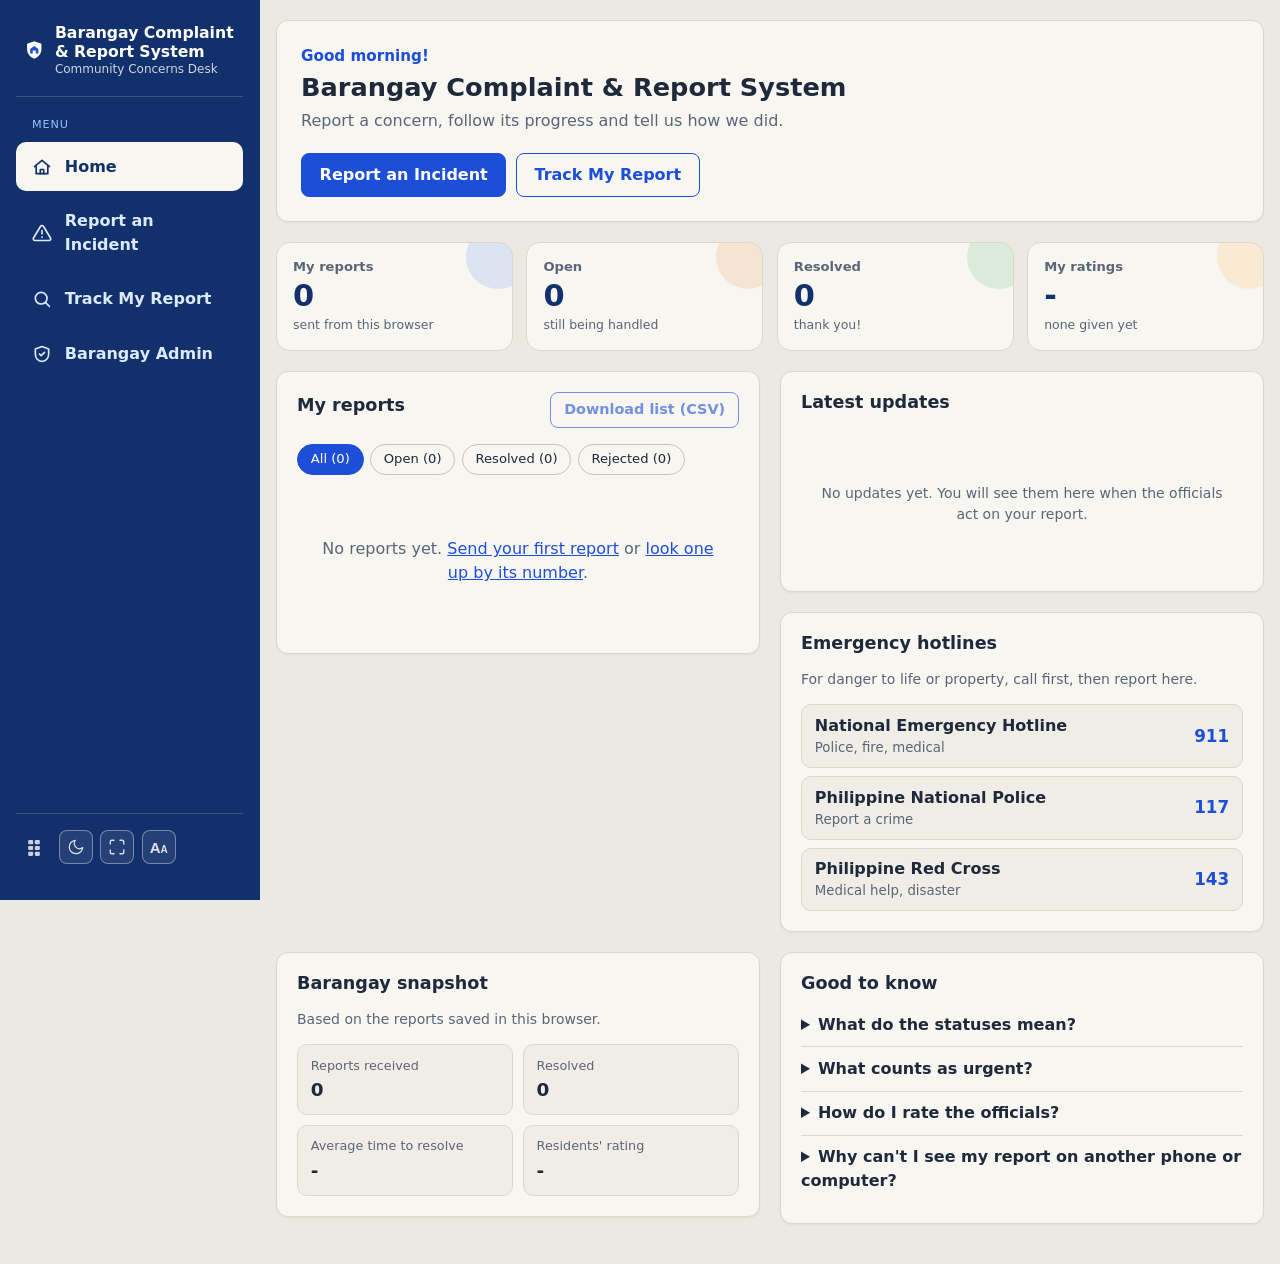
<file: index.html>
<!DOCTYPE html>
<html lang="en">
<head>
  <meta charset="UTF-8">
  <meta name="viewport" content="width=device-width, initial-scale=1">
  <meta name="color-scheme" content="light dark">
  <title>Barangay Complaint &amp; Report System</title>
  <script>
    /* Apply the saved theme before the page paints (no white flash). */
    (function () {
      try {
        var t = localStorage.getItem("bc_theme");
        if (t !== "dark" && t !== "light") t = window.matchMedia("(prefers-color-scheme: dark)").matches ? "dark" : "light";
        document.documentElement.setAttribute("data-theme", t);
      } catch (e) {}
    })();
  </script>
  <link rel="preconnect" href="https://fonts.googleapis.com">
  <link rel="preconnect" href="https://fonts.gstatic.com" crossorigin>
  <link rel="stylesheet" href="https://fonts.googleapis.com/css2?family=Inter:wght@400;500;600&display=swap">
  <link rel="stylesheet" href="style.css?v=8">
</head>
<body data-page="home">

  <!-- ===== LEFT SIDEBAR (edit the 3 menu links here) ===== -->
  <aside class="sidebar" id="sidebar" aria-label="Main menu">
    <a class="brand" href="index.html">
      <svg viewBox="0 0 40 40" width="38" height="38" aria-hidden="true"><path d="M20 3l14 5v10c0 9-6 16-14 19C12 34 6 27 6 18V8z" fill="#fff"/><path d="M20 12l8 6v9h-5v-6h-6v6h-5v-9z" fill="#1d4ed8"/></svg>
      <span class="brand-text"><strong>Barangay Complaint &amp; Report System</strong><span>Community Concerns Desk</span></span>
    </a>

    <div class="side-label">Menu</div>
    <nav class="side-nav">
      <a href="index.html" data-view="home">
        <svg viewBox="0 0 24 24" fill="none" stroke="currentColor" stroke-width="2" stroke-linecap="round" stroke-linejoin="round" aria-hidden="true"><path d="M3 11.5 12 4l9 7.5"/><path d="M5 10v10h14V10"/><path d="M10 20v-5h4v5"/></svg>
        Home
      </a>
      <a href="index.html#report" data-view="report">
        <svg viewBox="0 0 24 24" fill="none" stroke="currentColor" stroke-width="2" stroke-linecap="round" stroke-linejoin="round" aria-hidden="true"><path d="M12 9v4M12 17h.01"/><path d="M10.3 3.9 1.8 18a2 2 0 0 0 1.7 3h17a2 2 0 0 0 1.7-3L13.7 3.9a2 2 0 0 0-3.4 0z"/></svg>
        Report an Incident
      </a>
      <a href="index.html#track" data-view="track">
        <svg viewBox="0 0 24 24" fill="none" stroke="currentColor" stroke-width="2" stroke-linecap="round" stroke-linejoin="round" aria-hidden="true"><circle cx="11" cy="11" r="7"/><path d="m21 21-4.3-4.3"/></svg>
        Track My Report <span class="nav-badge" id="badge-track" hidden>0</span>
      </a>
      <a href="admin-login.html">
        <svg viewBox="0 0 24 24" fill="none" stroke="currentColor" stroke-width="2" stroke-linecap="round" stroke-linejoin="round" aria-hidden="true"><path d="M12 3 4 6v6c0 5 3.4 8.4 8 9 4.6-.6 8-4 8-9V6z"/><path d="m9 12 2 2 4-4"/></svg>
        Barangay Admin
      </a>
    </nav>

    <div class="side-foot">
      <button class="theme-btn" type="button" data-theme-toggle aria-label="Switch between light and dark mode"><span class="theme-icon" aria-hidden="true"></span><span class="theme-label"></span></button>
    </div>
  </aside>
  <div class="nav-overlay" id="navOverlay"></div>

  <div class="page">
    <div class="topbar">
      <button class="menu-btn" id="navToggle" type="button" aria-label="Open menu" aria-expanded="false" aria-controls="sidebar">&#9776;</button>
      <strong>Barangay Complaint &amp; Report System</strong>
      <button class="theme-btn" type="button" data-theme-toggle aria-label="Switch between light and dark mode"><span class="theme-icon" aria-hidden="true"></span><span class="theme-label"></span></button>
    </div>

    <main class="container" id="app">

      <!-- ===== VIEW 0: Home (default) ===== -->
      <section id="home">
        <div class="card hm-hero">
          <div class="hm-hero-text">
            <p class="hm-eyebrow" id="hmGreet">Welcome</p>
            <h1 id="hmTitle">Barangay Complaint &amp; Report System</h1>
            <p id="hmSub">Report a concern, follow its progress and tell us how we did.</p>
          </div>
          <div class="hm-actions">
            <a class="btn" href="#report">Report an Incident</a>
            <a class="btn btn-outline" href="#track">Track My Report</a>
          </div>
        </div>

        <section class="hm-stats" id="hmStats" aria-label="My reports at a glance"></section>

        <!-- Resolved reports that are waiting for the resident's stars -->
        <section class="card hm-rate" id="hmRate" hidden>
          <h2>&#9733; How did we do?</h2>
          <p class="small muted">These reports are resolved. Rate how the officials handled them (1 to 5 stars).</p>
          <div class="mini-list" id="hmRateList"></div>
        </section>

        <div class="grid-2">
          <section class="card">
            <div class="section-title">
              <h2>My reports</h2>
              <button type="button" class="btn btn-outline btn-sm" id="hmCsv">Download list (CSV)</button>
            </div>
            <div class="presets hm-filters" id="hmFilters" role="group" aria-label="Filter my reports"></div>
            <div class="mini-list" id="hmReports"></div>
          </section>

          <div class="hm-col">
            <section class="card" id="hmNotifCard">
              <div class="section-title">
                <h2>Latest updates</h2>
                <button type="button" class="btn btn-outline btn-sm" id="hmReadAll">Mark all as read</button>
              </div>
              <div class="res-notifs" id="hmNotifs"></div>
            </section>
            <section class="card">
              <h2>Emergency hotlines</h2>
              <p class="small muted">For danger to life or property, call first, then report here.</p>
              <ul class="hotlines" id="hmHotlines"></ul>
            </section>
          </div>
        </div>

        <div class="grid-2">
          <section class="card">
            <h2>Barangay snapshot</h2>
            <p class="small muted">Based on the reports saved in this browser.</p>
            <div class="hm-snap" id="hmSnap"></div>
          </section>
          <section class="card faq">
            <h2>Good to know</h2>
            <details><summary>What do the statuses mean?</summary><ul class="faq-list" id="hmStatusInfo"></ul></details>
            <details><summary>What counts as urgent?</summary><p>Tick <strong>urgent</strong> only if the problem is dangerous or cannot wait: flooding, fallen wires, a blocked road in an emergency, or someone in danger. Urgent reports are shown to the officials first.</p></details>
            <details><summary>How do I rate the officials?</summary><p>When a report is <strong>Resolved</strong> you can give 1 to 5 stars (5 is the best) and a comment. One rating per report.</p></details>
            <details><summary>Why can't I see my report on another phone or computer?</summary><p>Reports are saved in the browser you used. Use <strong>Track My Report</strong> and type the report number (for example <code>BRG-0007</code>) to bring it into this browser.</p></details>
          </section>
        </div>
      </section>

      <!-- ===== VIEW 1: Report an Incident ===== -->
      <section id="submit" hidden>
        <div class="page-head">
          <h1>Report an Incident</h1>
          <p>Tell the barangay about garbage, drainage, roads, flooding, noise, and other concerns.</p>
        </div>

        <div class="card">
          <div id="successMsg" class="alert alert-success" role="status" hidden>
            <span id="successText">Your report has been successfully submitted and forwarded to the barangay officials for review.</span>
            <br><span class="small" id="successNo"></span>
            <br><a href="#track" class="small">Track this report &rarr;</a>
          </div>
          <div id="formError" class="alert alert-error" role="alert" hidden></div>

          <form id="reportForm" novalidate>
            <div class="form-grid">
              <div class="field">
                <label for="fullName">Full name <span class="req">*</span></label>
                <input type="text" id="fullName" maxlength="100" autocomplete="name" required>
              </div>
              <div class="field">
                <label for="contact">Contact number <span class="req">*</span></label>
                <input type="tel" id="contact" maxlength="30" autocomplete="tel" placeholder="e.g. 0917 123 4567" required>
              </div>
              <div class="field">
                <label for="type">Type of concern <span class="req">*</span></label>
                <select id="type" required>
                  <option value="">Select a concern...</option>
                </select>
              </div>
              <div class="field">
                <label for="location">Location of the problem <span class="req">*</span></label>
                <input type="text" id="location" maxlength="200" placeholder="Street, purok / sitio, landmark" required>
              </div>
            </div>

            <div class="field">
              <label for="description">Description <span class="req">*</span></label>
              <textarea id="description" maxlength="2000" placeholder="Tell us what happened, since when, and anything the officials should know." required></textarea>
              <span class="hint">Press Enter to go to the next field. Press Shift + Enter for a new line. <span class="char-count" id="descCount" aria-live="off">0 / 2000</span></span>
            </div>

            <div class="field photo-field" id="photoField">
              <div class="photo-head">
                <span class="photo-title">
                  <svg viewBox="0 0 24 24" fill="none" stroke="currentColor" stroke-width="1.8" stroke-linecap="round" stroke-linejoin="round" aria-hidden="true"><path d="M23 19a2 2 0 0 1-2 2H3a2 2 0 0 1-2-2V8a2 2 0 0 1 2-2h4l2-3h6l2 3h4a2 2 0 0 1 2 2z"/><circle cx="12" cy="13" r="4"/></svg>
                  Incident Photos <span class="photo-optional">(optional)</span>
                </span>
                <span class="photo-count" id="photoCount" aria-live="polite">0 / 3 photos</span>
              </div>

              <div class="photo-drop" id="photoDrop">
                <div class="photo-slots" id="photoSlots">
                  <!-- #photoAdd stays in the page; photo-uploader code in resident.js places the slots -->
                  <button type="button" class="photo-slot photo-add" id="photoAdd" aria-label="Add photo">
                    <svg viewBox="0 0 24 24" fill="none" stroke="currentColor" stroke-width="2" stroke-linecap="round" aria-hidden="true"><path d="M12 5v14M5 12h14"/></svg>
                    <span>Add Photo</span>
                  </button>
                  <div class="photo-slot photo-empty" aria-hidden="true"><svg viewBox="0 0 24 24" fill="none" stroke="currentColor" stroke-width="1.6" stroke-linecap="round" stroke-linejoin="round" aria-hidden="true"><rect x="3" y="3" width="18" height="18" rx="3"/><circle cx="8.5" cy="8.5" r="1.5"/><path d="m21 15-5-5L5 21"/></svg></div>
                  <div class="photo-slot photo-empty" aria-hidden="true"><svg viewBox="0 0 24 24" fill="none" stroke="currentColor" stroke-width="1.6" stroke-linecap="round" stroke-linejoin="round" aria-hidden="true"><rect x="3" y="3" width="18" height="18" rx="3"/><circle cx="8.5" cy="8.5" r="1.5"/><path d="m21 15-5-5L5 21"/></svg></div>
                </div>
                <p class="photo-hint"><strong>Drag &amp; drop</strong> photos here or click <strong>Add Photo</strong>. JPG, PNG or WebP, max 5 MB each.</p>
              </div>

              <div class="alert alert-error photo-error" id="photoError" role="alert" hidden></div>
              <input type="file" id="photo" class="visually-hidden" tabindex="-1" multiple
                     accept=".jpg,.jpeg,.png,.webp,image/jpeg,image/png,image/webp" aria-label="Choose incident photos">
            </div>

            <label class="urgent-check" for="urgent">
              <input type="checkbox" id="urgent">
              <span><strong>This is urgent and needs priority</strong>
              <small>Tick this only if the problem is dangerous or cannot wait (for example flooding, fallen wires or someone in danger). Officials will see it first.</small></span>
            </label>

            <button type="submit" class="btn" id="submitBtn">Submit Report</button>
          </form>
        </div>
      </section>

      <!-- ===== VIEW 2: Track My Report ===== -->
      <section id="my-reports" hidden>
        <div class="page-head section-title">
          <div>
            <h1>Track My Report</h1>
            <p>See the status and remarks from barangay officials.</p>
          </div>
          <span class="live-pill">Updates automatically</span>
        </div>

        <!-- Updates from the barangay (status changes and officer notes) -->
        <div class="card" id="notifCard" hidden>
          <div class="section-title">
            <h2>Notifications <span class="count-pill" id="notifCount">0</span></h2>
            <button type="button" class="btn btn-outline btn-sm" id="notifReadAll">Mark all as read</button>
          </div>
          <div class="res-notifs" id="resNotifs"></div>
        </div>

        <div class="card">
          <div class="field">
            <label for="trackNo">Have a report number? Look it up</label>
            <div style="display:flex; gap:.5rem; flex-wrap:wrap">
              <input type="text" id="trackNo" placeholder="e.g. BRG-0007" style="flex:1; min-width:200px">
              <button type="button" class="btn btn-outline" id="trackBtn">Find Report</button>
            </div>
          </div>
          <div id="trackMsg" class="alert alert-warn" hidden role="alert"></div>
          <div id="trackResult" class="reports"></div>
        </div>

        <div class="card">
          <h2>Reports sent from this browser</h2>
          <div class="mini-stats" id="miniStats"></div>
          <div id="reportList" class="reports">
            <p class="empty">Loading&hellip;</p>
          </div>
        </div>
      </section>
    </main>

  </div>

  <script src="storage.js"></script>
  <script src="resident.js"></script>
</body>
</html>
</file>
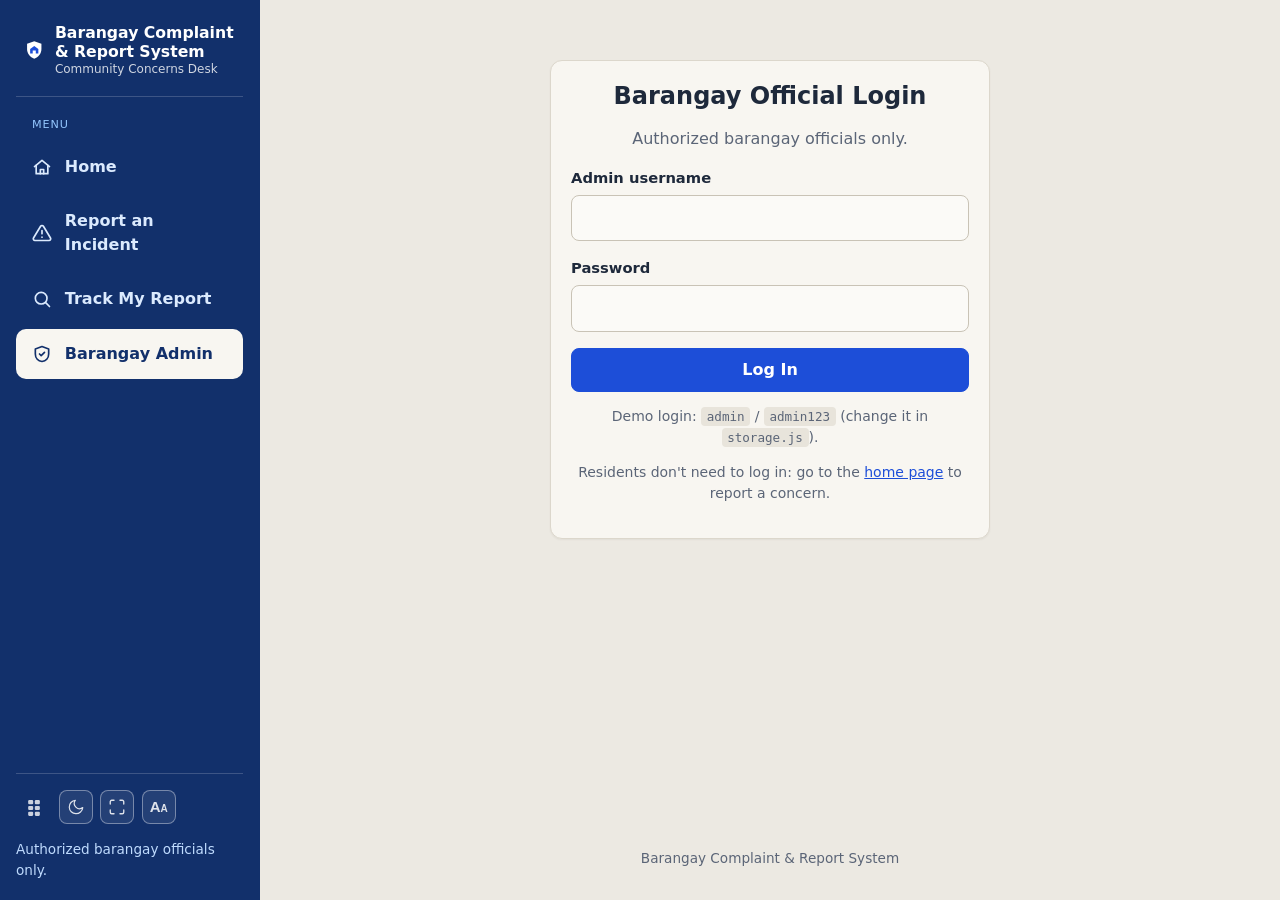
<file: admin-dashboard.html>
<!DOCTYPE html>
<html lang="en">
<head>
  <meta charset="UTF-8">
  <meta name="viewport" content="width=device-width, initial-scale=1">
  <meta name="color-scheme" content="light dark">
  <title>Admin Dashboard - Barangay Complaint &amp; Report System</title>
  <script>
    /* Apply the saved theme before the page paints (no white flash). */
    (function () {
      try {
        var t = localStorage.getItem("bc_theme");
        if (t !== "dark" && t !== "light") t = window.matchMedia("(prefers-color-scheme: dark)").matches ? "dark" : "light";
        document.documentElement.setAttribute("data-theme", t);
      } catch (e) {}
    })();
  </script>
  <link rel="stylesheet" href="style.css?v=8">
</head>
<body data-page="admin-dashboard">

  <!-- ===== LEFT SIDEBAR (edit the 3 menu links here). On phones it becomes a slide-in drawer. ===== -->
  <aside class="sidebar" id="sidebar" aria-label="Admin menu">
    <a class="brand" href="admin-dashboard.html">
      <svg viewBox="0 0 40 40" width="38" height="38" aria-hidden="true"><path d="M20 3l14 5v10c0 9-6 16-14 19C12 34 6 27 6 18V8z" fill="#fff"/><path d="M20 12l8 6v9h-5v-6h-6v6h-5v-9z" fill="#1d4ed8"/></svg>
      <span class="brand-text"><strong>Barangay Admin</strong><span>Complaint &amp; Report System</span></span>
    </a>

    <div class="side-label">Admin menu</div>
    <nav class="side-nav" id="adminNav">
      <a href="#dashboard" data-view="dashboard"><svg viewBox="0 0 24 24" fill="none" stroke="currentColor" stroke-width="2" stroke-linecap="round" stroke-linejoin="round" aria-hidden="true"><rect x="3" y="3" width="7" height="9" rx="1"/><rect x="14" y="3" width="7" height="5" rx="1"/><rect x="14" y="12" width="7" height="9" rx="1"/><rect x="3" y="16" width="7" height="5" rx="1"/></svg>Dashboard</a>
      <a href="#reports" data-view="reports"><svg viewBox="0 0 24 24" fill="none" stroke="currentColor" stroke-width="2" stroke-linecap="round" stroke-linejoin="round" aria-hidden="true"><path d="M14 3H6a2 2 0 0 0-2 2v14a2 2 0 0 0 2 2h12a2 2 0 0 0 2-2V9z"/><path d="M14 3v6h6M8 13h8M8 17h5"/></svg>Report Management</a>
      <a href="#queue" data-view="queue"><svg viewBox="0 0 24 24" fill="none" stroke="currentColor" stroke-width="2" stroke-linecap="round" stroke-linejoin="round" aria-hidden="true"><path d="M8 6h13M8 12h13M8 18h13"/><path d="M3 6h.01M3 12h.01M3 18h.01"/></svg>Processing Queue <span class="nav-badge" id="badge-queue" hidden>0</span></a>
      <a href="#analytics" data-view="analytics"><svg viewBox="0 0 24 24" fill="none" stroke="currentColor" stroke-width="2" stroke-linecap="round" stroke-linejoin="round" aria-hidden="true"><path d="M3 3v18h18"/><path d="m7 15 4-4 3 3 5-6"/></svg>Analytics &amp; Statistics</a>
      <a href="#history" data-view="history"><svg viewBox="0 0 24 24" fill="none" stroke="currentColor" stroke-width="2" stroke-linecap="round" stroke-linejoin="round" aria-hidden="true"><circle cx="12" cy="12" r="9"/><path d="m8 12 3 3 5-6"/></svg>Resolution History</a>
      <a href="#archive" data-view="archive"><svg viewBox="0 0 24 24" fill="none" stroke="currentColor" stroke-width="2" stroke-linecap="round" stroke-linejoin="round" aria-hidden="true"><rect x="3" y="4" width="18" height="4" rx="1"/><path d="M5 8v11a1 1 0 0 0 1 1h12a1 1 0 0 0 1-1V8M10 12h4"/></svg>Report Archive</a>
      <a href="#residents" data-view="residents"><svg viewBox="0 0 24 24" fill="none" stroke="currentColor" stroke-width="2" stroke-linecap="round" stroke-linejoin="round" aria-hidden="true"><path d="M17 21v-2a4 4 0 0 0-4-4H5a4 4 0 0 0-4 4v2"/><circle cx="9" cy="7" r="4"/><path d="M23 21v-2a4 4 0 0 0-3-3.9M16 3.1a4 4 0 0 1 0 7.8"/></svg>Resident Management</a>
      <a href="#notifications" data-view="notifications"><svg viewBox="0 0 24 24" fill="none" stroke="currentColor" stroke-width="2" stroke-linecap="round" stroke-linejoin="round" aria-hidden="true"><path d="M18 8a6 6 0 0 0-12 0c0 7-3 9-3 9h18s-3-2-3-9"/><path d="M13.7 21a2 2 0 0 1-3.4 0"/></svg>Notifications <span class="nav-badge" id="badge-notifications" hidden>0</span></a>
      <a href="#logs" data-view="logs"><svg viewBox="0 0 24 24" fill="none" stroke="currentColor" stroke-width="2" stroke-linecap="round" stroke-linejoin="round" aria-hidden="true"><path d="M12 8v4l3 2"/><circle cx="12" cy="12" r="9"/></svg>Activity Logs</a>
      <a href="#settings" data-view="settings"><svg viewBox="0 0 24 24" fill="none" stroke="currentColor" stroke-width="2" stroke-linecap="round" stroke-linejoin="round" aria-hidden="true"><circle cx="12" cy="12" r="3"/><path d="M19.4 15a1.7 1.7 0 0 0 .3 1.8l.1.1a2 2 0 1 1-2.8 2.8l-.1-.1a1.7 1.7 0 0 0-1.8-.3 1.7 1.7 0 0 0-1 1.5V21a2 2 0 1 1-4 0v-.1a1.7 1.7 0 0 0-1.1-1.5 1.7 1.7 0 0 0-1.8.3l-.1.1a2 2 0 1 1-2.8-2.8l.1-.1a1.7 1.7 0 0 0 .3-1.8 1.7 1.7 0 0 0-1.5-1H3a2 2 0 1 1 0-4h.1a1.7 1.7 0 0 0 1.5-1.1 1.7 1.7 0 0 0-.3-1.8l-.1-.1a2 2 0 1 1 2.8-2.8l.1.1a1.7 1.7 0 0 0 1.8.3H9a1.7 1.7 0 0 0 1-1.5V3a2 2 0 1 1 4 0v.1a1.7 1.7 0 0 0 1 1.5 1.7 1.7 0 0 0 1.8-.3l.1-.1a2 2 0 1 1 2.8 2.8l-.1.1a1.7 1.7 0 0 0-.3 1.8V9a1.7 1.7 0 0 0 1.5 1H21a2 2 0 1 1 0 4h-.1a1.7 1.7 0 0 0-1.5 1z"/></svg>Settings</a>
    </nav>

    <div class="side-foot">
      <a class="side-link" href="index.html">&larr; Resident site</a>
      <button class="theme-btn" type="button" data-theme-toggle aria-label="Switch between light and dark mode"><span class="theme-icon" aria-hidden="true"></span><span class="theme-label"></span></button>
      <span class="who" id="adminEmailLabel"></span><button class="link-btn" id="adminLogoutBtn" type="button">Log Out</button>
    </div>
  </aside>
  <div class="nav-overlay" id="navOverlay"></div>

  <div class="page">
    <div class="topbar">
      <button class="menu-btn" id="navToggle" type="button" aria-label="Open menu" aria-expanded="false" aria-controls="sidebar">&#9776;</button>
      <strong id="topTitle">Barangay Admin</strong>
      <button class="theme-btn" type="button" data-theme-toggle aria-label="Switch between light and dark mode"><span class="theme-icon" aria-hidden="true"></span><span class="theme-label"></span></button>
    </div>

  <main class="container" id="adminApp" hidden>

    <div id="adminError" class="alert alert-error" hidden role="alert"></div>

    <!-- ===================== 1. DASHBOARD ===================== -->
    <section class="view" id="view-dashboard" data-title="Dashboard">
      <div class="page-head section-title">
        <div>
          <h1>Dashboard</h1>
          <p>A quick look at all active reports. New reports from residents appear here automatically.</p>
        </div>
        <span class="live-pill" id="livePill">Connecting&hellip;</span>
      </div>

      <!-- Summary cards (click one to open Report Management on that status). Numbers come from the saved reports. -->
      <section class="stats stats-6" aria-label="Report summary">
        <button class="stat s-total" data-filter="" type="button"><span class="stat-ico" aria-hidden="true"><svg viewBox="0 0 24 24" fill="none" stroke="currentColor" stroke-width="2" stroke-linecap="round" stroke-linejoin="round"><path d="M14 3H6a2 2 0 0 0-2 2v14a2 2 0 0 0 2 2h12a2 2 0 0 0 2-2V9z"/><path d="M14 3v6h6M8 13h8M8 17h5"/></svg></span><span class="label">Total Reports</span><span class="value" id="statTotal">0</span><span class="delta" id="deltaTotal"></span></button>
        <button class="stat s-submitted" data-filter="SUBMITTED" type="button"><span class="stat-ico" aria-hidden="true"><svg viewBox="0 0 24 24" fill="none" stroke="currentColor" stroke-width="2" stroke-linecap="round" stroke-linejoin="round"><path d="M22 12h-6l-2 3h-4l-2-3H2"/><path d="M5.5 5.1 2 12v6a2 2 0 0 0 2 2h16a2 2 0 0 0 2-2v-6l-3.5-6.9A2 2 0 0 0 16.7 4H7.3a2 2 0 0 0-1.8 1.1z"/></svg></span><span class="label" data-fixed="1">New Reports</span><span class="value" id="statSubmitted">0</span><span class="delta" id="deltaSubmitted"></span></button>
        <button class="stat s-review" data-filter="UNDER REVIEW" type="button"><span class="stat-ico" aria-hidden="true"><svg viewBox="0 0 24 24" fill="none" stroke="currentColor" stroke-width="2" stroke-linecap="round" stroke-linejoin="round"><path d="M1 12s4-7 11-7 11 7 11 7-4 7-11 7S1 12 1 12z"/><circle cx="12" cy="12" r="3"/></svg></span><span class="label">Under Review</span><span class="value" id="statReview">0</span><span class="delta" id="deltaReview"></span></button>
        <button class="stat s-progress" data-filter="IN PROGRESS" type="button"><span class="stat-ico" aria-hidden="true"><svg viewBox="0 0 24 24" fill="none" stroke="currentColor" stroke-width="2" stroke-linecap="round" stroke-linejoin="round"><circle cx="12" cy="12" r="9"/><path d="M12 7v5l3 2"/></svg></span><span class="label">In Progress</span><span class="value" id="statProgress">0</span><span class="delta" id="deltaProgress"></span></button>
        <button class="stat s-resolved" data-filter="RESOLVED" type="button"><span class="stat-ico" aria-hidden="true"><svg viewBox="0 0 24 24" fill="none" stroke="currentColor" stroke-width="2" stroke-linecap="round" stroke-linejoin="round"><path d="M22 11.1V12a10 10 0 1 1-5.9-9.1"/><path d="m22 4-10 10-3-3"/></svg></span><span class="label" data-fixed="1">Resolved Reports</span><span class="value" id="statResolved">0</span><span class="delta" id="deltaResolved"></span></button>
        <button class="stat s-rejected" data-filter="REJECTED" type="button"><span class="stat-ico" aria-hidden="true"><svg viewBox="0 0 24 24" fill="none" stroke="currentColor" stroke-width="2" stroke-linecap="round" stroke-linejoin="round"><circle cx="12" cy="12" r="9"/><path d="m15 9-6 6M9 9l6 6"/></svg></span><span class="label" data-fixed="1">Rejected Reports</span><span class="value" id="statRejected">0</span><span class="delta" id="deltaRejected"></span></button>
      </section>
      <p class="small muted" id="deltaNote"></p>

      <div class="grid-2">
        <section class="card">
          <h2>Needs attention</h2>
          <div id="dashAttention" class="mini-list"></div>
        </section>
        <section class="card">
          <h2>Latest reports</h2>
          <div id="dashRecent" class="mini-list"></div>
        </section>
      </div>
    </section>

    <!-- ===================== 2. REPORT MANAGEMENT ===================== -->
    <section class="view" id="view-reports" data-title="Report Management" hidden>
      <div class="page-head section-title">
        <div>
          <h1>Report Management</h1>
          <p>Search, filter and update every active complaint. Workflow: Pending &rarr; Under Review &rarr; In Progress &rarr; Resolved (or Rejected, with a reason).</p>
        </div>
        <div class="head-actions">
          <!-- Export Data: CSV download or print / save as PDF -->
          <div class="export-wrap">
            <button class="btn btn-outline" id="exportBtn" type="button" aria-haspopup="true" aria-expanded="false" aria-controls="exportMenu">
              <svg viewBox="0 0 24 24" width="18" height="18" fill="none" stroke="currentColor" stroke-width="2" stroke-linecap="round" stroke-linejoin="round" aria-hidden="true"><path d="M21 15v4a2 2 0 0 1-2 2H5a2 2 0 0 1-2-2v-4"/><path d="m7 10 5 5 5-5"/><path d="M12 15V3"/></svg>
              Export Data
            </button>
            <div class="export-menu" id="exportMenu" role="menu" hidden>
              <button type="button" role="menuitem" id="exportCsv">Download CSV (.csv)</button>
              <button type="button" role="menuitem" id="exportPdf">Save as PDF (print)</button>
            </div>
          </div>
        </div>
      </div>

      <section class="card">
        <!-- Status tabs (All / Pending / Under Review / In Progress / Resolved / Rejected). Filled in by admin.js -->
        <div class="seg-tabs" id="statusTabs" role="tablist" aria-label="Show reports by status"></div>

        <!-- Live search + category + date filters -->
        <div class="toolbar toolbar-reports">
          <div class="search-wrap">
            <label for="searchBox" class="small muted">Search (resident name or report ID)</label>
            <input type="search" id="searchBox" placeholder="Report ID, name, category, location, keywords..." autocomplete="off">
          </div>
          <div>
            <label for="typeFilter" class="small muted">Category</label>
            <select id="typeFilter"><option value="">All categories</option></select>
          </div>
          <div>
            <label for="dateFrom" class="small muted">Submitted from</label>
            <input type="date" id="dateFrom">
          </div>
          <div>
            <label for="dateTo" class="small muted">Submitted to</label>
            <input type="date" id="dateTo">
          </div>
          <div class="toolbar-actions">
            <button class="btn btn-outline" id="exportCsvBtn" type="button" title="Download the rows shown below as a CSV file">
              <svg viewBox="0 0 24 24" width="18" height="18" fill="none" stroke="currentColor" stroke-width="2" stroke-linecap="round" stroke-linejoin="round" aria-hidden="true"><path d="M21 15v4a2 2 0 0 1-2 2H5a2 2 0 0 1-2-2v-4"/><path d="m7 10 5 5 5-5"/><path d="M12 15V3"/></svg>
              Export CSV
            </button>
            <button class="btn btn-outline" id="clearFilters" type="button">Clear</button>
          </div>
        </div>

        <!-- Bulk actions: work on the ticked rows -->
        <div class="bulk-bar" id="bulkBar" role="group" aria-label="Bulk actions">
          <span class="bulk-count" id="bulkCount">Tick rows to use bulk actions</span>
          <div class="bulk-controls">
            <select id="bulkStatus" aria-label="Change the status of the selected reports"><option value="">Change status to&hellip;</option></select>
            <button class="btn btn-sm" id="bulkApply" type="button" disabled>Apply</button>
            <button class="btn btn-sm btn-outline" id="bulkArchive" type="button" disabled>Archive Selected</button>
            <button class="btn btn-sm btn-danger" id="bulkDelete" type="button" disabled>
              <svg viewBox="0 0 24 24" width="16" height="16" fill="none" stroke="currentColor" stroke-width="2" stroke-linecap="round" stroke-linejoin="round" aria-hidden="true"><path d="M3 6h18"/><path d="M8 6V4a2 2 0 0 1 2-2h4a2 2 0 0 1 2 2v2"/><path d="M19 6l-1 14a2 2 0 0 1-2 2H8a2 2 0 0 1-2-2L5 6"/></svg>
              Delete Selected
            </button>
          </div>
        </div>

        <p class="small muted" id="countLine"></p>
        <div class="print-head" id="printHead"></div>

        <div class="table-wrap" id="tableWrap">
          <table>
            <thead>
              <tr>
                <th class="col-check"><input type="checkbox" id="selectAll" aria-label="Select all shown reports"></th>
                <th>Report ID</th>
                <th>Resident Name</th>
                <th>Concern Type</th>
                <th>Location</th>
                <th>Date Submitted</th>
                <th>Status</th>
                <th class="col-actions">Action</th>
              </tr>
            </thead>
            <tbody id="reportRows">
              <tr><td colspan="8" class="empty">Loading reports&hellip;</td></tr>
            </tbody>
          </table>
        </div>
      </section>
    </section>

    <!-- ===================== 3. PROCESSING QUEUE ===================== -->
    <section class="view" id="view-queue" data-title="Processing Queue" hidden>
      <div class="page-head section-title">
        <div>
          <h1>Processing Queue</h1>
          <p>Reports that still need attention. Reports waiting <strong id="waitDaysText">3 days</strong> or more are highlighted (change this in Settings).</p>
        </div>
      </div>
      <div class="queue-grid" id="queueGrid"></div>
    </section>

    <!-- ===================== 4. ANALYTICS & STATISTICS ===================== -->
    <section class="view" id="view-analytics" data-title="Analytics &amp; Statistics" hidden>
      <div class="page-head section-title">
        <div>
          <h1>Analytics &amp; Statistics</h1>
          <p>Built from the real submission and resolution dates of every report (archived reports included). Charts refresh by themselves when a new report arrives.</p>
        </div>
      </div>

      <section class="card">
        <div class="an-controls">
          <div>
            <label for="anGran" class="small muted">Group by</label>
            <select id="anGran">
              <option value="day">Daily</option>
              <option value="week">Weekly</option>
              <option value="month">Monthly</option>
              <option value="year">Yearly</option>
            </select>
          </div>
          <div>
            <label for="anFrom" class="small muted">From</label>
            <input type="date" id="anFrom">
          </div>
          <div>
            <label for="anTo" class="small muted">To</label>
            <input type="date" id="anTo">
          </div>
          <label class="check-inline"><input type="checkbox" id="anCompare"> Compare with the previous period</label>
        </div>
        <div class="presets" id="anPresets" role="group" aria-label="Quick date ranges">
          <button type="button" class="chip" data-days="7">Last 7 days</button>
          <button type="button" class="chip" data-days="30">Last 30 days</button>
          <button type="button" class="chip" data-days="90">Last 3 months</button>
          <button type="button" class="chip" data-days="180">Last 6 months</button>
          <button type="button" class="chip" data-days="365">Last 12 months</button>
          <button type="button" class="chip" data-days="0">All time</button>
        </div>
        <p class="an-total" id="anTotal" aria-live="polite"></p>
      </section>

      <section class="card">
        <h2>Report trends</h2>
        <div class="chart" id="chTrend"></div>
        <div class="legend-row" id="trendLegend"></div>
      </section>

      <div class="grid-2">
        <section class="card">
          <h2>Reports by category</h2>
          <div class="chart" id="chCategory"></div>
        </section>
        <section class="card">
          <h2>Report status distribution</h2>
          <div class="chart" id="chStatus"></div>
        </section>
      </div>

      <section class="card">
        <h2>Resolution performance</h2>
        <div class="perf-grid" id="perfGrid"></div>
      </section>

      <section class="card">
        <h2>Officer ratings</h2>
        <p class="small muted" id="rateSummary">Residents rate the officials from 1 to 5 stars after their report is resolved.</p>
        <div class="table-wrap">
          <table class="data-table">
            <thead><tr><th>Officer</th><th>Ratings</th><th>Average</th><th>Score</th></tr></thead>
            <tbody id="rateRows"></tbody>
          </table>
        </div>
      </section>
    </section>

    <!-- ===================== 5. RESOLUTION HISTORY ===================== -->
    <section class="view" id="view-history" data-title="Resolution History" hidden>
      <div class="page-head section-title">
        <div>
          <h1>Resolution History</h1>
          <p>Every report marked as Resolved. Reports stay here for good, even after they are archived.</p>
        </div>
        <div class="head-actions">
          <button class="btn btn-outline" type="button" id="histCsv">Export CSV</button>
          <button class="btn btn-outline" type="button" id="histPdf">Export PDF</button>
          <button class="btn btn-outline btn-outline-danger" type="button" data-wipe="resolved">Delete all resolved</button>
        </div>
      </div>
      <section class="card">
        <div class="toolbar toolbar-hist">
          <div class="search-wrap"><label for="histSearch" class="small muted">Search</label><input type="search" id="histSearch" placeholder="Report ID, name, location, remarks..." autocomplete="off"></div>
          <div><label for="histType" class="small muted">Category</label><select id="histType"><option value="">All categories</option></select></div>
          <div><label for="histFrom" class="small muted">Resolved from</label><input type="date" id="histFrom"></div>
          <div><label for="histTo" class="small muted">Resolved to</label><input type="date" id="histTo"></div>
          <div class="toolbar-actions"><button class="btn btn-outline" type="button" id="histClear">Clear</button></div>
        </div>
        <p class="small muted" id="histCount"></p>
        <div class="table-wrap">
          <table class="data-table" id="histTable">
            <thead><tr><th>Report ID</th><th>Resident</th><th>Category</th><th>Location</th><th>Submitted</th><th>Resolved</th><th>Resolution remarks</th><th>Action taken</th><th>Rating</th><th class="col-actions">Details</th></tr></thead>
            <tbody id="histRows"></tbody>
          </table>
        </div>
      </section>
    </section>

    <!-- ===================== 6. REPORT ARCHIVE ===================== -->
    <section class="view" id="view-archive" data-title="Report Archive" hidden>
      <div class="page-head section-title">
        <div>
          <h1>Report Archive</h1>
          <p>Older Resolved or Rejected reports kept out of the way. Nothing here is deleted &mdash; use Restore to bring a report back.</p>
        </div>
        <div class="head-actions">
          <button class="btn btn-outline" type="button" id="arcCsv">Export CSV</button>
          <button class="btn btn-outline" type="button" id="arcPdf">Export PDF</button>
          <button class="btn btn-outline btn-outline-danger" type="button" data-wipe="archived">Delete all archived</button>
        </div>
      </div>
      <section class="card">
        <div class="toolbar toolbar-arc">
          <div class="search-wrap"><label for="arcSearch" class="small muted">Search</label><input type="search" id="arcSearch" placeholder="Report ID, name, location..." autocomplete="off"></div>
          <div><label for="arcYear" class="small muted">Year</label><select id="arcYear"><option value="">All years</option></select></div>
          <div><label for="arcType" class="small muted">Category</label><select id="arcType"><option value="">All categories</option></select></div>
          <div class="toolbar-actions"><button class="btn btn-outline" type="button" id="arcClear">Clear</button></div>
        </div>
        <p class="small muted" id="arcCount"></p>
        <div class="table-wrap">
          <table class="data-table">
            <thead><tr><th>Report ID</th><th>Resident</th><th>Category</th><th>Location</th><th>Submitted</th><th>Status</th><th>Archived on</th><th class="col-actions">Action</th></tr></thead>
            <tbody id="arcRows"></tbody>
          </table>
        </div>
      </section>
    </section>

    <!-- ===================== 7. RESIDENT MANAGEMENT ===================== -->
    <section class="view" id="view-residents" data-title="Resident Management" hidden>
      <div class="page-head section-title">
        <div>
          <h1>Resident Management</h1>
          <p>Residents do not have accounts in this version, so each resident is identified by the name and contact number on their reports. Phone numbers are hidden until you press Show.</p>
        </div>
      </div>
      <section class="card">
        <div class="toolbar toolbar-res">
          <div class="search-wrap"><label for="resSearch" class="small muted">Search by name</label><input type="search" id="resSearch" placeholder="Resident name..." autocomplete="off"></div>
        </div>
        <p class="small muted" id="resCount"></p>
        <div class="table-wrap">
          <table class="data-table">
            <thead><tr><th>Name</th><th>Contact</th><th>Reports</th><th>First report (registered)</th><th>Latest report</th><th class="col-actions">History</th></tr></thead>
            <tbody id="resRows"></tbody>
          </table>
        </div>
      </section>
    </section>

    <!-- ===================== 8. NOTIFICATIONS ===================== -->
    <section class="view" id="view-notifications" data-title="Notifications" hidden>
      <div class="page-head section-title">
        <div>
          <h1>Notifications</h1>
          <p>New complaints, repeat reporters, extra information from residents, and reports that need attention.</p>
        </div>
        <div class="head-actions"><button class="btn btn-outline" type="button" id="notifReadAll">Mark all as read</button>
          <button class="btn btn-outline btn-outline-danger" type="button" data-wipe="notifications">Delete all</button></div>
      </div>
      <section class="card">
        <div class="seg-tabs" id="notifTabs" role="tablist" aria-label="Filter notifications">
          <button type="button" class="seg-tab is-active" data-n="all">All <span class="tab-count">0</span></button>
          <button type="button" class="seg-tab" data-n="unread">Unread <span class="tab-count">0</span></button>
        </div>
        <ul class="notif-list" id="notifList"></ul>
      </section>
    </section>

    <!-- ===================== 9. ACTIVITY LOGS ===================== -->
    <section class="view" id="view-logs" data-title="Activity Logs" hidden>
      <div class="page-head section-title">
        <div>
          <h1>Activity Logs</h1>
          <p>A record of administrative actions. Entries cannot be edited or deleted from this page, and each one is chained to the one before it.</p>
        </div>
        <div class="head-actions">
          <button class="btn btn-outline" type="button" id="logVerify">Verify log integrity</button>
          <button class="btn btn-outline" type="button" id="logCsv">Export CSV</button>
          <button class="btn btn-outline btn-outline-danger" type="button" data-wipe="log">Clear log</button>
        </div>
      </div>
      <section class="card">
        <div id="logIntegrity" class="alert" hidden></div>
        <div class="toolbar toolbar-log">
          <div class="search-wrap"><label for="logSearch" class="small muted">Search</label><input type="search" id="logSearch" placeholder="Action, report ID, admin..." autocomplete="off"></div>
        </div>
        <p class="small muted" id="logCount"></p>
        <div class="table-wrap">
          <table class="data-table">
            <thead><tr><th>Date &amp; time</th><th>Admin</th><th>Action</th><th>Report ID</th><th>Previous status</th><th>New status</th></tr></thead>
            <tbody id="logRows"></tbody>
          </table>
        </div>
      </section>
    </section>

    <!-- ===================== 10. SETTINGS ===================== -->
    <section class="view" id="view-settings" data-title="Settings" hidden>
      <div class="page-head"><h1>Settings</h1><p>Your profile, password, notifications and system information.</p></div>

      <div class="grid-2">
        <form class="card" id="profileForm" novalidate>
          <h2>Admin profile</h2>
          <div class="field"><label for="pfUser">Username (login)</label><input type="text" id="pfUser" disabled></div>
          <div class="field"><label for="pfName">Display name</label><input type="text" id="pfName" maxlength="80"></div>
          <div class="field"><label for="pfPosition">Position</label><input type="text" id="pfPosition" maxlength="80" placeholder="e.g. Barangay Secretary"></div>
          <div class="field"><label for="pfEmail">Email</label><input type="email" id="pfEmail" maxlength="120"></div>
          <div class="field"><label for="pfPhone">Phone</label><input type="tel" id="pfPhone" maxlength="30"></div>
          <button class="btn" type="submit">Save profile</button>
        </form>

        <form class="card" id="pwForm" novalidate>
          <h2>Change password</h2>
          <div id="pwMsg" class="alert" hidden role="alert"></div>
          <div class="field"><label for="pwCur">Current password</label><input type="password" id="pwCur" autocomplete="current-password"></div>
          <div class="field"><label for="pwNew">New password (at least 6 characters)</label><input type="password" id="pwNew" autocomplete="new-password"></div>
          <div class="field"><label for="pwNew2">Repeat the new password</label><input type="password" id="pwNew2" autocomplete="new-password"></div>
          <button class="btn" type="submit">Change password</button>
          <p class="small muted">Demo only: the password is checked inside this browser, so it is not real security.</p>
        </form>
      </div>

      <div class="grid-2">
        <form class="card" id="prefForm">
          <h2>Notification preferences</h2>
          <label class="check-row"><input type="checkbox" id="pNew"> A new complaint is submitted</label>
          <label class="check-row"><input type="checkbox" id="pRepeat"> A resident submits another report</label>
          <label class="check-row"><input type="checkbox" id="pInfo"> A resident adds more information</label>
          <label class="check-row"><input type="checkbox" id="pAttn"> A report needs attention (waiting too long / high priority)</label>
          <label class="check-row"><input type="checkbox" id="pToast"> Show a pop-up message when a new report arrives</label>
          <div class="field"><label for="pDays">A report counts as "waiting a long time" after (days)</label><input type="number" id="pDays" min="1" max="60"></div>
          <button class="btn" type="submit">Save preferences</button>
        </form>

        <section class="card">
          <h2>System information</h2>
          <dl class="details" id="sysInfo"></dl>
        </section>
      </div>

      <section class="card">
        <h2>Testing tools</h2>
        <p class="small muted">Want to see the graphs with several months of data? This adds clearly marked <strong>sample</strong> reports (with past dates) so you can try the charts, history and archive. Remove them with one click. Your real reports are never touched.</p>
        <div class="head-actions">
          <button class="btn btn-outline" type="button" id="sampleAdd">Add sample reports</button>
          <button class="btn btn-outline" type="button" id="sampleRemove">Remove sample reports</button>
        </div>
      </section>

      <section class="card danger-zone" id="wipeCard">
        <h2>Data cleanup</h2>
        <p class="small muted">Permanently delete information from one feature at a time. Each choice asks you to type <strong>DELETE</strong> first, and the action is recorded in the Activity Logs. Deleted data cannot be recovered.</p>
        <div class="wipe-list" id="wipeList"></div>
      </section>
    </section>
  </main>
  </div>

  <!-- Activity timeline / audit log (opens when a Report ID is clicked) -->
  <dialog id="timelineDialog" class="timeline-dialog" aria-labelledby="tlTitle">
    <div class="modal-head">
      <div>
        <h2 id="tlTitle">Report</h2>
        <div class="tl-sub" id="tlSub"></div>
      </div>
      <button class="icon-btn" id="tlClose" type="button" aria-label="Close">&times;</button>
    </div>
    <div class="modal-body">
      <ol class="tl-steps" id="tlSteps" aria-label="Progress of this report"></ol>
      <h3>Activity log</h3>
      <ol class="tl-feed" id="tlFeed"></ol>
      <div class="tl-actions">
        <button type="button" class="btn btn-outline btn-sm" id="tlOpenDetails">Open details &amp; update</button>
      </div>
    </div>
  </dialog>

  <!-- Report details + history + update -->
  <dialog id="reportDialog" aria-labelledby="dlgTitle">
    <div class="modal-head">
      <div>
        <h2 id="dlgTitle">Report</h2>
        <div id="dlgBadge"></div>
      </div>
      <button class="icon-btn" id="dlgClose" type="button" aria-label="Close">&times;</button>
    </div>
    <div class="modal-body">
      <dl class="details">
        <div><dt>Resident</dt><dd id="dResident"></dd></div>
        <div><dt>Contact number</dt><dd id="dContact"></dd></div>
        <div><dt>Concern type</dt><dd id="dType"></dd></div>
        <div><dt>Assigned barangay officer</dt><dd id="dOfficer"></dd></div>
        <div><dt>Priority</dt><dd id="dPriority"></dd></div>
        <div><dt>Date resolved</dt><dd id="dResolved"></dd></div>
        <div class="wide"><dt>Resident rating</dt><dd id="dRating"></dd></div>
        <div class="wide"><dt>Location</dt><dd id="dLocation"></dd></div>
        <div><dt>Date &amp; time submitted</dt><dd id="dCreated"></dd></div>
        <div><dt>Last updated</dt><dd id="dUpdated"></dd></div>
      </dl>

      <h3>Description</h3>
      <p class="desc" id="dDescription"></p>

      <div id="dOutcome" hidden>
        <h3 id="dRemarksTitle">Official remarks</h3>
        <p class="desc" id="dRemarks"></p>
        <h3>Action taken</h3>
        <p class="desc" id="dAction"></p>
        <div id="dActionPhotoWrap" hidden>
          <h3>Photos of the action taken</h3>
          <div class="photo-gallery" id="dActionPhotos"></div>
        </div>
      </div>

      <div id="dPhotoWrap">
        <h3>Photo evidence</h3>
        <div class="photo-gallery" id="dPhotos"></div>
      </div>

      <h3>Location map</h3>
      <div class="map-box">
        <button type="button" class="btn btn-outline btn-sm" id="mapShow">Show map preview</button>
        <iframe id="mapFrame" title="Map preview of the reported location" hidden loading="lazy" referrerpolicy="no-referrer"></iframe>
        <a id="mapLink" class="small" href="#" target="_blank" rel="noopener">Open in Google Maps</a>
      </div>

      <form id="updateForm" class="update-box" novalidate>
        <h3>Update this report</h3>
        <div class="field">
          <label for="uStatus">Status</label>
          <select id="uStatus"></select>
        </div>
        <div class="field">
          <label for="uOfficer">Assigned barangay officer</label>
          <input type="text" id="uOfficer" list="officerList" maxlength="80" placeholder="e.g. Kagawad Santos" autocomplete="off">
          <datalist id="officerList"></datalist>
        </div>
        <div class="field">
          <label for="uPriority">Priority</label>
          <select id="uPriority"></select>
        </div>
        <div class="field">
          <label for="uRemarks" id="uRemarksLabel">Official remarks (the resident can read this)</label>
          <textarea id="uRemarks" maxlength="1000" placeholder="Example: Garbage collection scheduled for Monday morning."></textarea>
        </div>
        <div class="field" id="uActionField">
          <label for="uAction">Action taken (what the barangay did)</label>
          <textarea id="uAction" maxlength="1000" placeholder="Example: Garbage collected and the area cleaned by the barangay tanod."></textarea>

          <!-- Optional photos of the work done (shown to the resident too) -->
          <div class="action-photos">
            <div class="photo-head">
              <span class="photo-title">
                <svg viewBox="0 0 24 24" fill="none" stroke="currentColor" stroke-width="1.8" stroke-linecap="round" stroke-linejoin="round" aria-hidden="true"><path d="M23 19a2 2 0 0 1-2 2H3a2 2 0 0 1-2-2V8a2 2 0 0 1 2-2h4l2-3h6l2 3h4a2 2 0 0 1 2 2z"/><circle cx="12" cy="13" r="4"/></svg>
                Photos of the action taken <span class="photo-optional">(optional)</span>
              </span>
              <span class="photo-count" id="uPhotoCount" aria-live="polite">0 / 3 photos</span>
            </div>
            <div class="photo-drop" id="uPhotoDrop">
              <div class="photo-slots" id="uPhotoSlots"></div>
              <p class="photo-hint"><strong>Drag &amp; drop</strong> photos here or click <strong>Add Photo</strong>. JPG, PNG or WebP, max 5 MB each.</p>
            </div>
            <div class="alert alert-error photo-error" id="uPhotoError" role="alert" hidden></div>
            <input type="file" id="uPhotoFile" class="visually-hidden" tabindex="-1" multiple
                   accept=".jpg,.jpeg,.png,.webp,image/jpeg,image/png,image/webp" aria-label="Choose photos of the action taken">
          </div>
        </div>
        <div id="uError" class="alert alert-error" role="alert" hidden></div>
        <button type="submit" class="btn" id="saveBtn">Save update</button>
      </form>

      <h3>Full report history</h3>
      <ol class="timeline" id="dHistory"></ol>
    </div>
  </dialog>

  <!-- Delete confirmation (single and bulk) -->
  <dialog id="confirmDialog" class="confirm-dialog" aria-labelledby="confirmTitle" aria-describedby="confirmText">
    <div class="confirm-body">
      <div class="confirm-icon" aria-hidden="true">
        <svg viewBox="0 0 24 24" width="26" height="26" fill="none" stroke="currentColor" stroke-width="2" stroke-linecap="round" stroke-linejoin="round"><path d="M3 6h18"/><path d="M8 6V4a2 2 0 0 1 2-2h4a2 2 0 0 1 2 2v2"/><path d="M19 6l-1 14a2 2 0 0 1-2 2H8a2 2 0 0 1-2-2L5 6"/><path d="M10 11v6M14 11v6"/></svg>
      </div>
      <h2 id="confirmTitle">Delete report?</h2>
      <p id="confirmText"></p>
      <div class="confirm-actions">
        <button type="button" class="btn btn-outline" id="confirmCancel">Cancel</button>
        <button type="button" class="btn btn-danger" id="confirmOk">Confirm Delete</button>
      </div>
    </div>
  </dialog>

  <!-- Type-DELETE confirmation for the data cleanup choices -->
  <dialog id="wipeDialog" class="confirm-dialog" aria-labelledby="wipeTitle" aria-describedby="wipeText">
    <div class="confirm-body">
      <div class="confirm-icon" aria-hidden="true">
        <svg viewBox="0 0 24 24" width="26" height="26" fill="none" stroke="currentColor" stroke-width="2" stroke-linecap="round" stroke-linejoin="round"><path d="M3 6h18"/><path d="M8 6V4a2 2 0 0 1 2-2h4a2 2 0 0 1 2 2v2"/><path d="M19 6l-1 14a2 2 0 0 1-2 2H8a2 2 0 0 1-2-2L5 6"/><path d="M10 11v6M14 11v6"/></svg>
      </div>
      <h2 id="wipeTitle">Delete data?</h2>
      <p id="wipeText"></p>
      <div class="field wipe-confirm">
        <label for="wipeInput">Type <strong>DELETE</strong> to confirm</label>
        <input type="text" id="wipeInput" autocomplete="off" spellcheck="false" placeholder="DELETE">
      </div>
      <div class="confirm-actions">
        <button type="button" class="btn btn-outline" id="wipeCancel">Cancel</button>
        <button type="button" class="btn btn-danger" id="wipeOk" disabled>Delete permanently</button>
      </div>
    </div>
  </dialog>

  <!-- Resident details + report history -->
  <dialog id="residentDialog" aria-labelledby="resTitle">
    <div class="modal-head">
      <div><h2 id="resTitle">Resident</h2><div class="tl-sub" id="resSub"></div></div>
      <button class="icon-btn" id="resClose" type="button" aria-label="Close">&times;</button>
    </div>
    <div class="modal-body">
      <dl class="details" id="resInfo"></dl>
      <h3>Report history</h3>
      <div id="resReports" class="mini-list"></div>
    </div>
  </dialog>

  <script src="storage.js"></script>
  <script src="charts.js"></script>
  <script src="admin.js"></script>
  <script src="admin-pages.js"></script>
</body>
</html>
</file>
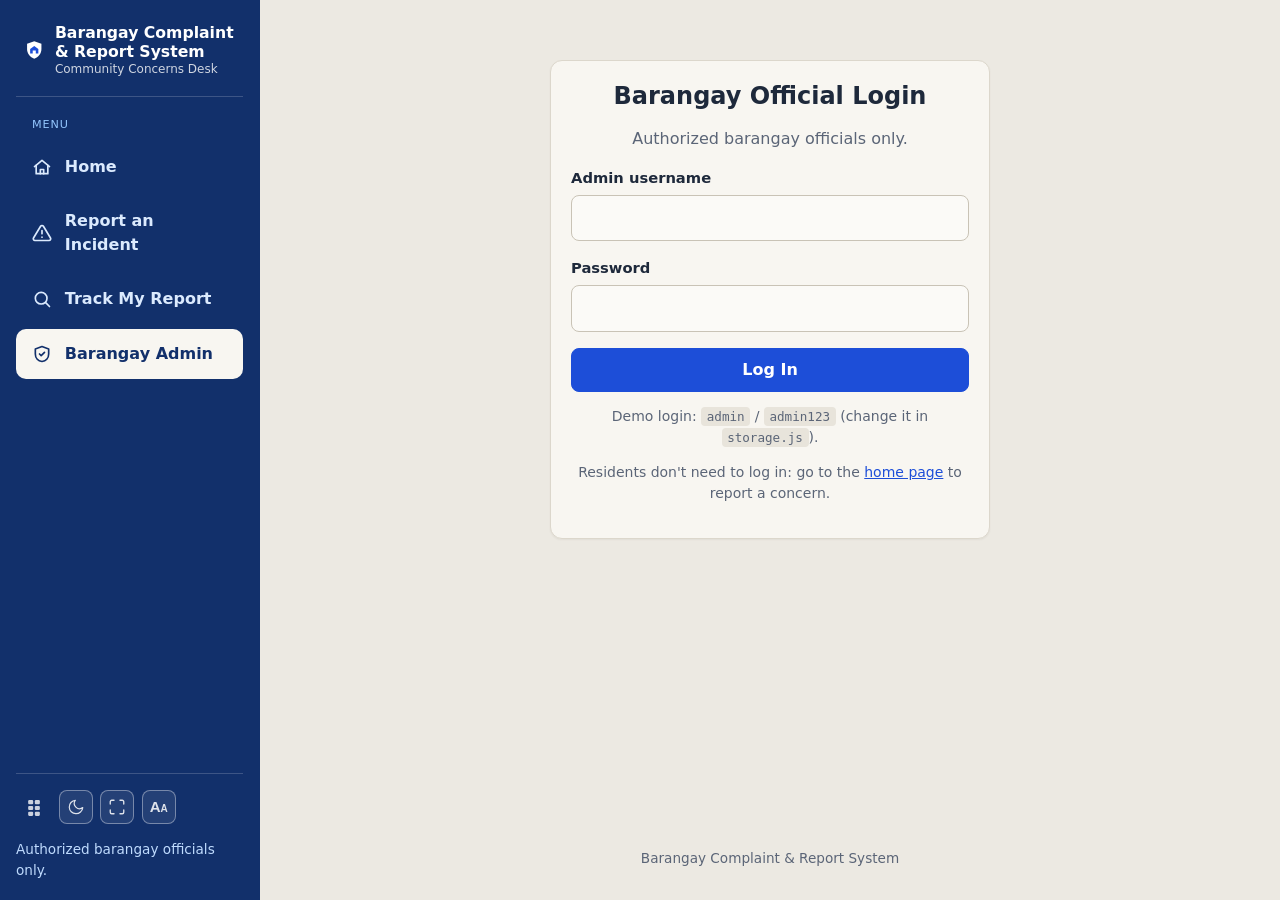
<file: admin-login.html>
<!DOCTYPE html>
<html lang="en">
<head>
  <meta charset="UTF-8">
  <meta name="viewport" content="width=device-width, initial-scale=1">
  <meta name="color-scheme" content="light dark">
  <title>Admin Login - Barangay Complaint &amp; Report System</title>
  <script>
    /* Apply the saved theme before the page paints (no white flash). */
    (function () {
      try {
        var t = localStorage.getItem("bc_theme");
        if (t !== "dark" && t !== "light") t = window.matchMedia("(prefers-color-scheme: dark)").matches ? "dark" : "light";
        document.documentElement.setAttribute("data-theme", t);
      } catch (e) {}
    })();
  </script>
  <link rel="stylesheet" href="style.css?v=8">
</head>
<body data-page="admin-login">

  <!-- ===== LEFT SIDEBAR (edit the 3 menu links here) ===== -->
  <aside class="sidebar" id="sidebar" aria-label="Main menu">
    <a class="brand" href="index.html">
      <svg viewBox="0 0 40 40" width="38" height="38" aria-hidden="true"><path d="M20 3l14 5v10c0 9-6 16-14 19C12 34 6 27 6 18V8z" fill="#fff"/><path d="M20 12l8 6v9h-5v-6h-6v6h-5v-9z" fill="#1d4ed8"/></svg>
      <span class="brand-text"><strong>Barangay Complaint &amp; Report System</strong><span>Community Concerns Desk</span></span>
    </a>

    <div class="side-label">Menu</div>
    <nav class="side-nav">
      <a href="index.html">
        <svg viewBox="0 0 24 24" fill="none" stroke="currentColor" stroke-width="2" stroke-linecap="round" stroke-linejoin="round" aria-hidden="true"><path d="M3 11.5 12 4l9 7.5"/><path d="M5 10v10h14V10"/><path d="M10 20v-5h4v5"/></svg>
        Home
      </a>
      <a href="index.html#report">
        <svg viewBox="0 0 24 24" fill="none" stroke="currentColor" stroke-width="2" stroke-linecap="round" stroke-linejoin="round" aria-hidden="true"><path d="M12 9v4M12 17h.01"/><path d="M10.3 3.9 1.8 18a2 2 0 0 0 1.7 3h17a2 2 0 0 0 1.7-3L13.7 3.9a2 2 0 0 0-3.4 0z"/></svg>
        Report an Incident
      </a>
      <a href="index.html#track">
        <svg viewBox="0 0 24 24" fill="none" stroke="currentColor" stroke-width="2" stroke-linecap="round" stroke-linejoin="round" aria-hidden="true"><circle cx="11" cy="11" r="7"/><path d="m21 21-4.3-4.3"/></svg>
        Track My Report
      </a>
      <a href="admin-login.html" class="active">
        <svg viewBox="0 0 24 24" fill="none" stroke="currentColor" stroke-width="2" stroke-linecap="round" stroke-linejoin="round" aria-hidden="true"><path d="M12 3 4 6v6c0 5 3.4 8.4 8 9 4.6-.6 8-4 8-9V6z"/><path d="m9 12 2 2 4-4"/></svg>
        Barangay Admin
      </a>
    </nav>

    <div class="side-foot">
      <button class="theme-btn" type="button" data-theme-toggle aria-label="Switch between light and dark mode"><span class="theme-icon" aria-hidden="true"></span><span class="theme-label"></span></button>
      Authorized barangay officials only.
    </div>
  </aside>
  <div class="nav-overlay" id="navOverlay"></div>

  <div class="page">
    <div class="topbar">
      <button class="menu-btn" id="navToggle" type="button" aria-label="Open menu" aria-expanded="false" aria-controls="sidebar">&#9776;</button>
      <strong>Barangay Complaint &amp; Report System</strong>
      <button class="theme-btn" type="button" data-theme-toggle aria-label="Switch between light and dark mode"><span class="theme-icon" aria-hidden="true"></span><span class="theme-label"></span></button>
    </div>

  <main class="container">
    <section class="card auth-card">
      <h1 class="center" style="font-size:1.5rem">Barangay Official Login</h1>
      <p class="center muted">Authorized barangay officials only.</p>

      <div id="adminMsg" class="alert" hidden role="alert"></div>

      <form id="adminLoginForm" novalidate>
        <div class="field">
          <label for="adminUser">Admin username</label>
          <input type="text" id="adminUser" autocomplete="username" required>
        </div>
        <div class="field">
          <label for="adminPassword">Password</label>
          <input type="password" id="adminPassword" autocomplete="current-password" required>
        </div>
        <button type="submit" class="btn btn-block" id="adminLoginBtn">Log In</button>
      </form>
      <p class="center small muted">Demo login: <code>admin</code> / <code>admin123</code> (change it in <code>storage.js</code>).</p>
      <p class="center small muted">Residents don't need to log in: go to the <a href="index.html">home page</a> to report a concern.</p>
    </section>
  </main>

  <footer class="site-footer">Barangay Complaint &amp; Report System</footer>
  </div>

  <script src="storage.js"></script>
  <script src="admin.js"></script>
</body>
</html>
</file>
<file: style.css>
/* ============================================================
   Barangay Complaint & Report System - shared stylesheet
   Themes: LIGHT (pearl white + blue) and DARK (navy).
   The theme is chosen by  <html data-theme="light|dark">
   (set by storage.js and the toggle button). Used by every page.
   ============================================================ */

/* ---------- LIGHT theme (pearl white) ---------- */
:root {
  color-scheme: light;

  --bg: #ece9e2;            /* page background: pearl */
  --surface: #f8f6f1;       /* cards, inputs area: pearl white (not pure white) */
  --surface-2: #f0ede6;     /* soft panels */
  --input-bg: #fbfaf7;

  --blue-900: #12306b;
  --blue-800: #1e40af;
  --blue-600: #2563eb;
  --blue-100: #dbe7fb;
  --blue-50: #ebf1fb;
  --btn: #1d4ed8;
  --btn-hover: #1e40af;
  --link: #1d4ed8;
  --heading: #12306b;
  --sidebar-bg: #12306b;
  --side-active-bg: var(--surface);
  --side-active-text: var(--heading);
  --side-edge: transparent;
  --side-shadow: none;

  --gray-50: #f0ede6;
  --gray-100: #e8e4db;
  --gray-200: #dcd7cc;
  --gray-300: #c9c3b6;
  --gray-500: #5b6577;
  --gray-700: #334155;
  --text: #1e293b;

  --green: #166534;   --green-bg: #dcf3e1;   --green-bd: #86efac;
  --amber: #92400e;   --amber-bg: #fbedc2;   --amber-bd: #fcd34d;
  --violet: #5b21b6;  --violet-bg: #ebe5fb;
  --red: #991b1b;     --red-bg: #fbe0dd;     --red-bd: #fca5a5;

  --focus-ring: rgba(37, 99, 235, .22);
  --flash: #fbf3c4;
  --shadow: 0 1px 2px rgba(60, 50, 30, .06);

  --radius: 12px;
  --sidebar-w: 260px;
}

/* ---------- DARK theme ---------- */
:root[data-theme="dark"] {
  color-scheme: dark;

  --bg: #0c131a;            /* main background: dark navy-black */
  --surface: #131d26;       /* content panels: dark blue-gray */
  --surface-2: #18242f;
  --input-bg: #0f1820;

  --blue-900: #0a1226;
  --blue-800: #93c5fd;
  --blue-600: #3b82f6;
  --blue-100: #1b3a63;
  --blue-50: #13273d;
  --btn: #2563eb;
  --btn-hover: #3b82f6;
  --link: #7db3ff;
  --heading: #bfdbfe;
  /* Sidebar: clearly lighter than the page, with an edge line + shadow so it stands out */
  --sidebar-bg: #090f15;    /* sidebar: very dark navy */
  --side-active-bg: #2f6df0;
  --side-active-text: #ffffff;
  --side-edge: rgba(148, 180, 215, .26);
  --side-shadow: 6px 0 24px rgba(0, 0, 0, .5);

  --gray-50: #18242f;
  --gray-100: #1c2935;
  --gray-200: #263543;
  --gray-300: #35485a;
  --gray-500: #9aa8c0;
  --gray-700: #c3cee0;
  --text: #e6ebf5;

  --green: #86efac;   --green-bg: #10381f;   --green-bd: #1f6b3a;
  --amber: #fcd34d;   --amber-bg: #3a2a0a;   --amber-bd: #6b4d10;
  --violet: #c4b5fd;  --violet-bg: #2a1f55;
  --red: #fca5a5;     --red-bg: #4a1717;     --red-bd: #7f2a2a;

  --focus-ring: rgba(96, 165, 250, .35);
  --flash: #3a3410;
  --shadow: 0 1px 2px rgba(0, 0, 0, .35);
}

* { box-sizing: border-box; }
html { scroll-behavior: smooth; }
body {
  margin: 0;
  font-family: "Segoe UI", Roboto, system-ui, -apple-system, Arial, sans-serif;
  font-size: 16px;
  line-height: 1.5;
  color: var(--text);
  background: var(--bg);
  transition: background-color .25s ease, color .25s ease;
}
[hidden] { display: none !important; }
img { max-width: 100%; }
a { color: var(--link); }
h1, h2, h3 { line-height: 1.25; margin: 0 0 .5rem; }
h1 { font-size: 1.9rem; }
h2 { font-size: 1.3rem; }
h3 { font-size: 1.05rem; }
code { background: var(--gray-100); padding: .1rem .35rem; border-radius: 4px; font-size: .9em; }
.muted { color: var(--gray-500); }
.small { font-size: .875rem; }
::placeholder { color: var(--gray-500); opacity: .75; }

/* ---------- Sidebar navigation (left) ---------- */
.sidebar {
  position: fixed; top: 0; bottom: 0; left: 0; width: var(--sidebar-w);
  background: var(--sidebar-bg); color: #fff; z-index: 50;
  border-right: 1px solid var(--side-edge); box-shadow: var(--side-shadow);
  display: flex; flex-direction: column; padding: 1.25rem 1rem; overflow-y: auto;
  transition: background-color .25s ease;
}
.sidebar .brand {
  display: flex; align-items: center; gap: .65rem; color: #fff; text-decoration: none;
  padding: .25rem .5rem 1.25rem; margin-bottom: 1rem; border-bottom: 1px solid rgba(255, 255, 255, .18);
}
.brand-text { display: flex; flex-direction: column; line-height: 1.2; }
.brand-text strong { font-size: .98rem; }
.brand-text span { font-size: .75rem; opacity: .8; }

.side-label { font-size: .7rem; letter-spacing: .08em; text-transform: uppercase; color: #93c5fd; padding: 0 1rem; margin: .25rem 0 .5rem; }
.side-nav { display: flex; flex-direction: column; gap: .3rem; }
.side-nav a {
  display: flex; align-items: center; gap: .8rem; padding: .8rem 1rem; border-radius: 10px;
  color: #dbeafe; text-decoration: none; font-weight: 600; transition: background-color .2s ease, color .2s ease;
}
.side-nav a:hover { background: rgba(255, 255, 255, .12); color: #fff; }
.side-nav a.active { background: var(--side-active-bg); color: var(--side-active-text); }
.side-nav svg { width: 20px; height: 20px; flex: none; }

/* Dark mode: brighter text and lines so the menu is easy to see */
:root[data-theme="dark"] .side-label { color: #bfdbfe; }
:root[data-theme="dark"] .side-nav a { color: #e8f0ff; }
:root[data-theme="dark"] .side-nav a:hover { background: rgba(255, 255, 255, .16); }
:root[data-theme="dark"] .sidebar .brand,
:root[data-theme="dark"] .side-foot { border-color: rgba(191, 219, 254, .35); }
:root[data-theme="dark"] .side-foot { color: #dbeafe; }

.side-foot { margin-top: auto; padding-top: 1rem; border-top: 1px solid rgba(255, 255, 255, .18); font-size: .85rem; color: #bfdbfe; }
.side-foot .who { display: block; word-break: break-all; margin-bottom: .6rem; }
.side-foot .link-btn {
  width: 100%; background: rgba(255, 255, 255, .12); border: 0; color: #fff; font: inherit; font-weight: 600;
  padding: .6rem; border-radius: 8px; cursor: pointer;
}
.side-foot .link-btn:hover { background: rgba(255, 255, 255, .22); }
.side-foot .theme-btn { display: flex; margin-bottom: .75rem; }

/* Light / dark toggle: just a thin one-color line icon (no box, no fill) */
.theme-btn {
  display: inline-flex; align-items: center; justify-content: center;
  width: 32px; height: 32px; padding: 0;
  background: transparent; border: 0; color: rgba(255, 255, 255, .72);
  border-radius: 8px; cursor: pointer; transition: color .2s ease, background-color .2s ease;
}
.theme-btn:hover { color: #fff; background: rgba(255, 255, 255, .1); }
.theme-btn:focus-visible { outline: 2px solid rgba(255, 255, 255, .7); outline-offset: 2px; }
.theme-icon { display: inline-flex; width: 18px; height: 18px; }
.theme-icon svg { width: 18px; height: 18px; display: block; }
.theme-label { display: none; }
.side-foot .theme-btn:last-child { margin-bottom: 0; }

.page { margin-left: var(--sidebar-w); min-height: 100vh; display: flex; flex-direction: column; }
.page > main { flex: 1; }

/* Top bar with the menu button (phones and small tablets only) */
.topbar { display: none; }
.nav-overlay { display: none; }

/* ---------- Layout ---------- */
.container { max-width: 1200px; margin: 0 auto; padding: 1.25rem 1rem 2.5rem; }
.card {
  background: var(--surface); border: 1px solid var(--gray-200); border-radius: var(--radius);
  padding: 1.25rem; box-shadow: var(--shadow); transition: background-color .25s ease, border-color .25s ease;
}
.card + .card { margin-top: 1.25rem; }
.section-title { display: flex; align-items: center; justify-content: space-between; gap: 1rem; flex-wrap: wrap; margin-bottom: 1rem; }
.page-head { margin-bottom: 1.25rem; }
.page-head p { margin: 0; color: var(--gray-500); }

.config-banner { margin: 0; border-radius: 0; text-align: center; }

/* ---------- Home / login ---------- */
.hero { display: grid; grid-template-columns: 1.1fr .9fr; gap: 2rem; align-items: start; padding-top: 1.5rem; }
.hero h1 { font-size: 2.2rem; color: var(--heading); }
.hero .lead { font-size: 1.1rem; color: var(--gray-700); }
.steps { list-style: none; padding: 0; margin: 1.5rem 0 0; display: grid; gap: .75rem; }
.steps li { display: flex; gap: .8rem; align-items: flex-start; }
.steps .num {
  flex: none; width: 2rem; height: 2rem; border-radius: 50%; background: var(--blue-100);
  color: var(--blue-800); font-weight: 700; display: grid; place-items: center;
}
.status-legend { margin-top: 1.5rem; display: grid; gap: .5rem; }
.status-legend div { display: flex; gap: .6rem; align-items: center; font-size: .9rem; color: var(--gray-700); }
.tabs { display: flex; border-bottom: 2px solid var(--gray-200); margin-bottom: 1.25rem; }
.tab {
  flex: 1; background: none; border: 0; padding: .7rem; font: inherit; font-weight: 600;
  color: var(--gray-500); cursor: pointer; border-bottom: 3px solid transparent; margin-bottom: -2px;
}
.tab.active { color: var(--link); border-bottom-color: var(--link); }
.auth-card { max-width: 440px; margin: 2.5rem auto; }
.center { text-align: center; }

/* ---------- Forms ---------- */
.field { display: flex; flex-direction: column; gap: .35rem; margin-bottom: 1rem; }
.field label { font-weight: 600; font-size: .92rem; transition: color .25s ease; }
.field .hint { font-size: .82rem; color: var(--gray-500); }
input[type="text"], input[type="email"], input[type="password"], input[type="tel"], input[type="search"],
select, textarea {
  width: 100%; font: inherit; font-size: 1rem; padding: .65rem .75rem; background: var(--input-bg);
  border: 1px solid var(--gray-300); border-radius: 8px; color: var(--text);
  transition: border-color .25s ease, box-shadow .25s ease, background-color .25s ease, transform .25s ease;
}
textarea { min-height: 110px; resize: vertical; }
input[type="file"] { font: inherit; padding: .4rem 0; color: var(--text); }
.form-grid { display: grid; grid-template-columns: 1fr 1fr; gap: 0 1rem; }
.req { color: #dc2626; }
.photo-preview { display: flex; align-items: center; gap: .75rem; margin-top: .5rem; }
.photo-preview img { max-height: 110px; border-radius: 8px; border: 1px solid var(--gray-200); }
.link-btn-plain { background: none; border: 0; color: var(--link); font: inherit; cursor: pointer; padding: 0; text-decoration: underline; }

/* Active (focused) field: the resident can always see where to type */
.field:focus-within label { color: var(--link); }
input:focus, select:focus, textarea:focus {
  outline: none; background: var(--blue-50); border-color: var(--blue-600); box-shadow: 0 0 0 4px var(--focus-ring);
}
button:focus-visible, a:focus-visible { outline: 3px solid var(--focus-ring); outline-offset: 2px; }
input[type="file"]:focus-visible { outline: 3px solid var(--blue-600); outline-offset: 3px; border-radius: 6px; }

/* Field that failed validation */
.field-invalid, .field input.field-invalid, .field select.field-invalid, .field textarea.field-invalid {
  border-color: #dc2626 !important;
  background: var(--red-bg) !important;
  box-shadow: 0 0 0 4px rgba(220, 38, 38, .18) !important;
  animation: shake .3s ease;
}
@keyframes shake { 25% { transform: translateX(-4px); } 75% { transform: translateX(4px); } }

/* Keep the focused field clear of the phone's top bar and keyboard */
#reportForm .field { scroll-margin: 90px 0 40vh; }

/* ---------- Buttons ---------- */
.btn {
  display: inline-flex; align-items: center; justify-content: center; gap: .4rem;
  min-height: 44px; padding: .55rem 1.1rem; border-radius: 8px; border: 1px solid var(--btn);
  background: var(--btn); color: #fff; font: inherit; font-weight: 600; cursor: pointer; text-decoration: none;
  transition: background-color .2s ease, border-color .2s ease;
}
.btn:hover { background: var(--btn-hover); border-color: var(--btn-hover); }
.btn:disabled { opacity: .6; cursor: not-allowed; }
.btn-outline { background: var(--surface); color: var(--link); border-color: var(--link); }
.btn-outline:hover { background: var(--blue-50); border-color: var(--link); }
.btn-block { width: 100%; }
.btn-sm { min-height: 36px; padding: .3rem .8rem; font-size: .9rem; }
.icon-btn { background: none; border: 0; font-size: 1.8rem; line-height: 1; cursor: pointer; color: var(--gray-500); padding: 0 .4rem; }

/* ---------- Alerts / toasts ---------- */
.alert { padding: .75rem 1rem; border-radius: 8px; border: 1px solid; margin-bottom: 1rem; }
.alert-success { background: var(--green-bg); border-color: var(--green-bd); color: var(--green); }
.alert-error { background: var(--red-bg); border-color: var(--red-bd); color: var(--red); }
.alert-warn { background: var(--amber-bg); border-color: var(--amber-bd); color: var(--amber); }
.alert-info { background: var(--blue-50); border-color: var(--blue-100); color: var(--heading); }
.toast-wrap { position: fixed; right: 1rem; bottom: 1rem; display: flex; flex-direction: column; gap: .5rem; z-index: 100; max-width: calc(100vw - 2rem); }
.toast { background: #0f172a; color: #fff; padding: .75rem 1rem; border-radius: 10px; box-shadow: 0 6px 20px rgba(15, 23, 42, .3); }

/* ---------- Status badges ---------- */
.badge { display: inline-block; padding: .2rem .65rem; border-radius: 999px; font-size: .75rem; font-weight: 700; letter-spacing: .03em; white-space: nowrap; }
.badge-submitted { background: var(--blue-100); color: var(--blue-800); }
.badge-under-review { background: var(--amber-bg); color: var(--amber); }
.badge-in-progress { background: var(--violet-bg); color: var(--violet); }
.badge-resolved { background: var(--green-bg); color: var(--green); }

/* ---------- Stats ---------- */
.stats { display: grid; grid-template-columns: repeat(5, 1fr); gap: 1rem; margin-bottom: 1.25rem; }
.stat {
  text-align: left; background: var(--surface); border: 1px solid var(--gray-200); border-left: 5px solid var(--btn);
  border-radius: var(--radius); padding: .9rem 1rem; font: inherit; cursor: pointer; color: var(--text);
  transition: background-color .2s ease, border-color .25s ease;
}
.stat:hover { background: var(--blue-50); }
.stat .label { display: block; font-size: .8rem; color: var(--gray-500); font-weight: 600; text-transform: uppercase; letter-spacing: .04em; }
.stat .value { display: block; font-size: 1.9rem; font-weight: 700; line-height: 1.2; }
.stat.s-submitted { border-left-color: var(--blue-600); }
.stat.s-review { border-left-color: #d97706; }
.stat.s-progress { border-left-color: #7c3aed; }
.stat.s-resolved { border-left-color: #16a34a; }
.stat.s-total { border-left-color: var(--heading); }

.live-pill { display: inline-flex; align-items: center; gap: .4rem; font-size: .8rem; color: var(--green); background: var(--green-bg); padding: .15rem .6rem; border-radius: 999px; }
.live-pill::before { content: ""; width: 8px; height: 8px; border-radius: 50%; background: #16a34a; animation: pulse 1.6s infinite; }
@keyframes pulse { 50% { opacity: .3; } }

/* ---------- Toolbar + table ---------- */
.toolbar { display: grid; grid-template-columns: 2fr 1fr 1fr auto; gap: .75rem; margin-bottom: 1rem; }
.table-wrap { overflow-x: auto; }
table { width: 100%; border-collapse: collapse; }
th { text-align: left; background: var(--gray-100); font-size: .8rem; text-transform: uppercase; letter-spacing: .04em; color: var(--gray-700); padding: .7rem .75rem; white-space: nowrap; }
td { padding: .75rem; border-bottom: 1px solid var(--gray-200); vertical-align: middle; }
tbody tr:hover { background: var(--blue-50); }
td.actions { white-space: nowrap; }
.row-new { animation: flash 6s ease-out; }
@keyframes flash { 0%, 60% { background: var(--flash); } 100% { background: transparent; } }
.empty { text-align: center; color: var(--gray-500); padding: 2rem 1rem; }

/* ---------- Resident report cards ---------- */
.reports { display: grid; gap: 1rem; }
.report { margin: 0 !important; }
.report-head { display: flex; justify-content: space-between; align-items: flex-start; gap: .75rem; flex-wrap: wrap; margin-bottom: .5rem; }
.report-head .id { font-weight: 700; color: var(--heading); }
.report-meta { display: flex; flex-wrap: wrap; gap: .25rem 1.25rem; font-size: .9rem; color: var(--gray-700); margin-bottom: .6rem; }
.desc { white-space: pre-wrap; word-break: break-word; margin: .25rem 0 .75rem; }
.remarks-box { background: var(--blue-50); border-left: 4px solid var(--blue-600); border-radius: 6px; padding: .6rem .8rem; margin: .75rem 0; }
.remarks-box strong { display: block; font-size: .8rem; text-transform: uppercase; letter-spacing: .04em; color: var(--blue-800); }
.evidence img { max-height: 200px; border-radius: 8px; border: 1px solid var(--gray-200); }
details.history { margin-top: .75rem; }
details.history summary { cursor: pointer; font-weight: 600; color: var(--link); }

.timeline { list-style: none; margin: .75rem 0 0 .4rem; padding: 0 0 0 1rem; border-left: 2px solid var(--gray-200); }
.timeline li { position: relative; padding: 0 0 .9rem; }
.timeline li::before { content: ""; position: absolute; left: -1.4rem; top: .35rem; width: 11px; height: 11px; border-radius: 50%; background: var(--blue-600); border: 2px solid var(--surface); box-shadow: 0 0 0 1px var(--blue-600); }
.timeline .when { font-size: .8rem; color: var(--gray-500); }
.timeline .note { margin: .2rem 0 0; white-space: pre-wrap; word-break: break-word; }

.mini-stats { display: flex; gap: .75rem; flex-wrap: wrap; margin-bottom: 1rem; }
.mini-stats span { background: var(--gray-100); border-radius: 999px; padding: .2rem .8rem; font-size: .85rem; font-weight: 600; }

/* ---------- Modal (admin) ---------- */
dialog {
  border: 0; border-radius: 14px; padding: 0; width: calc(100% - 2rem); max-width: 720px;
  max-height: 92vh; background: var(--surface); color: var(--text); box-shadow: 0 20px 60px rgba(15, 23, 42, .35);
}
dialog[open] { display: flex; flex-direction: column; }
dialog::backdrop { background: rgba(15, 23, 42, .55); }
.modal-head { display: flex; justify-content: space-between; align-items: flex-start; gap: 1rem; padding: 1rem 1.25rem; border-bottom: 1px solid var(--gray-200); background: var(--gray-50); border-radius: 14px 14px 0 0; }
.modal-head h2 { margin-bottom: .3rem; }
.modal-body { padding: 1.25rem; overflow-y: auto; }
.details { display: grid; grid-template-columns: 1fr 1fr; gap: .75rem 1.25rem; margin: 0 0 1rem; }
.details dt { font-size: .75rem; text-transform: uppercase; letter-spacing: .04em; color: var(--gray-500); font-weight: 600; }
.details dd { margin: 0; word-break: break-word; }
.details .wide { grid-column: 1 / -1; }
.update-box { background: var(--gray-50); border: 1px solid var(--gray-200); border-radius: 10px; padding: 1rem; margin: 1rem 0; }

/* ---------- Footer ---------- */
.site-footer { text-align: center; color: var(--gray-500); font-size: .85rem; padding: 1.5rem 1rem 2rem; }

/* ---------- Responsive ---------- */
@media (max-width: 1000px) {
  .stats { grid-template-columns: repeat(3, 1fr); }
  .hero { grid-template-columns: 1fr; }
  .toolbar { grid-template-columns: 1fr 1fr; }
  .toolbar .search-wrap { grid-column: 1 / -1; }
}

@media (max-width: 720px) {
  h1, .hero h1 { font-size: 1.6rem; }
  .form-grid { grid-template-columns: 1fr; }
  .stats { grid-template-columns: repeat(2, 1fr); }
  .stat.s-total { grid-column: 1 / -1; }
  .details { grid-template-columns: 1fr; }
  .card { padding: 1rem; }

  /* Table turns into stacked cards on phones */
  table, thead, tbody, tr, td { display: block; }
  thead { position: absolute; left: -9999px; }
  tr { border: 1px solid var(--gray-200); border-radius: 10px; margin-bottom: .75rem; padding: .35rem .25rem; background: var(--surface); }
  td { border: 0; padding: .35rem .6rem; display: flex; justify-content: space-between; gap: 1rem; text-align: right; }
  td::before { content: attr(data-label); font-weight: 600; color: var(--gray-500); text-align: left; flex: none; }
  td.actions { justify-content: flex-end; }
  td.actions::before { display: none; }
}

/* ---------- Sidebar on phones / small tablets ---------- */
@media (max-width: 900px) {
  .sidebar { transform: translateX(-100%); transition: transform .25s ease; box-shadow: none; }
  body.nav-open .sidebar { transform: none; box-shadow: 0 0 40px rgba(0, 0, 0, .4); }
  .page { margin-left: 0; }
  .topbar {
    display: flex; align-items: center; gap: .75rem; position: sticky; top: 0; z-index: 30;
    background: var(--sidebar-bg); color: #fff; padding: .6rem 1rem;
    border-bottom: 1px solid var(--side-edge);
  }
  .topbar strong { font-size: 1rem; }
  .topbar .theme-btn { margin-left: auto; }
  .menu-btn {
    background: none; border: 1px solid rgba(255, 255, 255, .5); color: #fff; border-radius: 8px;
    padding: .35rem .7rem; font-size: 1.3rem; line-height: 1; cursor: pointer;
  }
  body.nav-open .nav-overlay { display: block; position: fixed; inset: 0; background: rgba(15, 23, 42, .55); z-index: 40; }
}

@media (max-width: 420px) {
  .topbar strong { font-size: .88rem; }
  .topbar .theme-label { display: none; }   /* icon only on very small phones */
}

@media (prefers-reduced-motion: reduce) {
  * { transition: none !important; animation: none !important; scroll-behavior: auto !important; }
}

/* ============================================================
   INCIDENT PHOTOS  (up to 3 images, drag & drop, live preview)
   ============================================================ */
:root {
  --slot-bg: #efece4;
  --slot-border: #b9b2a2;
  --accent: #1d6fa5;
  --accent-soft: rgba(29, 111, 165, .12);
  --photo-text: #1e293b;
  --photo-text-2: #5b6577;
}
:root[data-theme="dark"] {
  --slot-bg: #1a2630;
  --slot-border: #3b4d5c;
  --accent: #65c9e8;
  --accent-soft: rgba(101, 201, 232, .12);
  --photo-text: #e8ebf0;
  --photo-text-2: #a6b3be;
}

.photo-field { font-family: "Inter", "Segoe UI", Roboto, system-ui, sans-serif; gap: .6rem; }
.photo-head { display: flex; align-items: center; justify-content: space-between; gap: .75rem; flex-wrap: wrap; }
.photo-title { display: inline-flex; align-items: center; gap: .5rem; font-weight: 600; font-size: .98rem; color: var(--photo-text); }
.photo-title svg { width: 20px; height: 20px; color: var(--accent); flex: none; }
.photo-optional { font-weight: 400; font-size: .82rem; color: var(--photo-text-2); }
.photo-count {
  font-size: .82rem; font-weight: 600; color: var(--accent); background: var(--accent-soft);
  padding: .15rem .65rem; border-radius: 999px; white-space: nowrap;
}

.photo-drop {
  border: 1px dashed var(--slot-border); border-radius: 12px; padding: 1rem;
  background: transparent; transition: border-color .2s ease, background-color .2s ease;
}
.photo-drop.is-dragging { border-color: var(--accent); background: var(--accent-soft); }

.photo-slots { display: grid; grid-template-columns: repeat(3, minmax(0, 1fr)); gap: .75rem; max-width: 480px; margin: 0 auto; }
.photo-slot {
  position: relative; aspect-ratio: 1 / 1; width: 100%; border-radius: 10px; overflow: hidden;
  background: var(--slot-bg); border: 1px dashed var(--slot-border);
  display: flex; flex-direction: column; align-items: center; justify-content: center; gap: .35rem;
  font: inherit; color: var(--photo-text-2); padding: 0;
}
.photo-slot svg { width: 28px; height: 28px; }
.photo-empty { opacity: .55; }
.photo-empty svg { width: 30px; height: 30px; }

.photo-add { cursor: pointer; color: var(--accent); border-color: var(--accent); font-weight: 600; font-size: .9rem; transition: background-color .2s ease, transform .2s ease; }
.photo-add svg { width: 30px; height: 30px; }
.photo-add:hover { background: var(--accent-soft); transform: translateY(-1px); }
.photo-add:focus-visible { outline: 3px solid var(--focus-ring); outline-offset: 2px; }

.photo-slot.is-filled { border-style: solid; border-color: var(--gray-200); }
.photo-slot.is-filled img { width: 100%; height: 100%; object-fit: cover; display: block; }
.photo-remove {
  position: absolute; top: 6px; right: 6px; width: 26px; height: 26px; padding: 0; border: 0; border-radius: 50%;
  background: rgba(10, 15, 21, .78); color: #fff; cursor: pointer; display: grid; place-items: center;
  transition: background-color .2s ease, transform .2s ease;
}
.photo-remove svg { width: 13px; height: 13px; }
.photo-remove:hover { background: #dc2626; transform: scale(1.08); }
.photo-remove:focus-visible { outline: 2px solid #fff; outline-offset: 2px; }

.photo-hint { margin: .75rem 0 0; font-size: .82rem; color: var(--photo-text-2); text-align: center; }
.photo-hint strong { color: var(--accent); font-weight: 600; }
.photo-error { margin: 0; }

/* Saved photos in Track My Report and the admin dialog */
.photo-gallery { display: flex; flex-wrap: wrap; gap: .6rem; margin: .25rem 0 .75rem; }
.photo-gallery img { width: 110px; height: 110px; object-fit: cover; border-radius: 10px; border: 1px solid var(--gray-200); cursor: zoom-in; transition: transform .2s ease; }
.photo-gallery img:hover { transform: scale(1.04); }

.visually-hidden { position: absolute !important; width: 1px; height: 1px; margin: -1px; padding: 0; overflow: hidden; clip: rect(0 0 0 0); white-space: nowrap; border: 0; }
.photo-slot.is-new { animation: photoPop .28s ease; }
@keyframes photoPop { from { opacity: 0; transform: scale(.85); } to { opacity: 1; transform: none; } }
.photo-drop.is-dragging .photo-add, .photo-drop.is-dragging .photo-empty { border-color: var(--accent); opacity: 1; }
.photo-empty svg { opacity: .8; }

@media (max-width: 420px) {
  .photo-drop { padding: .7rem; }
  .photo-slots { gap: .5rem; }
  .photo-add { font-size: .8rem; }
  .photo-gallery img { width: 92px; height: 92px; }
}

/* ============================================================
   Fixes: bordered theme toggle + full-width content (Track My Report)
   ============================================================ */
.theme-btn {
  background: rgba(255, 255, 255, .08); border: 1px solid rgba(255, 255, 255, .38); color: rgba(255, 255, 255, .85);
  border-radius: 8px; width: 34px; height: 34px;
}
.theme-btn:hover { background: rgba(255, 255, 255, .18); border-color: rgba(255, 255, 255, .6); color: #fff; }

/* In the flex column, "margin: 0 auto" made the content shrink to fit its text
   (a thin column on Track My Report). width:100% keeps it full width. */
.container { width: 100%; }

/* ============================================================
   ADMIN DASHBOARD: delete, bulk actions, export, details
   ============================================================ */
:root { --danger: #dc2626; --danger-hover: #b91c1c; }

.head-actions { display: flex; align-items: center; gap: .75rem; flex-wrap: wrap; }

/* Export Data button + menu */
.export-wrap { position: relative; }
.export-wrap .btn svg { flex: none; }
.export-menu {
  position: absolute; right: 0; top: calc(100% + 6px); min-width: 210px; z-index: 40;
  background: var(--surface); border: 1px solid var(--gray-300); border-radius: 10px; padding: .3rem;
  box-shadow: 0 10px 30px rgba(0, 0, 0, .3);
}
.export-menu button {
  display: block; width: 100%; text-align: left; background: none; border: 0; color: var(--text);
  font: inherit; padding: .6rem .8rem; border-radius: 7px; cursor: pointer;
}
.export-menu button:hover, .export-menu button:focus-visible { background: var(--blue-50); outline: none; }

/* Danger button, trash icon button, ID link, checkboxes */
.btn-danger { background: var(--danger); border-color: var(--danger); color: #fff; }
.btn-danger:hover { background: var(--danger-hover); border-color: var(--danger-hover); }
.btn-danger:disabled { opacity: .45; }

.icon-action {
  display: inline-flex; align-items: center; justify-content: center; width: 36px; height: 36px; padding: 0;
  background: transparent; color: var(--red); border: 1px solid var(--red-bd); border-radius: 8px; cursor: pointer;
  vertical-align: middle; transition: background-color .2s ease, transform .2s ease;
}
.icon-action:hover { background: var(--red-bg); transform: translateY(-1px); }
.icon-action:focus-visible { outline: 3px solid rgba(220, 38, 38, .35); outline-offset: 2px; }

.id-link {
  background: none; border: 0; padding: 0; font: inherit; font-weight: 700; color: var(--link);
  cursor: pointer; text-decoration: underline; text-decoration-color: transparent; text-underline-offset: 3px;
}
.id-link:hover { text-decoration-color: currentColor; }
.id-link:focus-visible { outline: 3px solid var(--focus-ring); outline-offset: 2px; border-radius: 4px; }

.col-check { width: 44px; text-align: center; }
td.col-check { padding-left: .5rem; padding-right: .5rem; }
.col-check input[type="checkbox"], .row-check { width: 18px; height: 18px; accent-color: var(--btn); cursor: pointer; vertical-align: middle; }
tbody tr.is-selected { background: var(--blue-50); }

/* Bulk action bar (right under the search bar) */
.bulk-bar {
  display: flex; align-items: center; justify-content: space-between; gap: .75rem; flex-wrap: wrap;
  background: var(--gray-50); border: 1px solid var(--gray-200); border-radius: 10px;
  padding: .55rem .75rem; margin-bottom: 1rem; transition: background-color .2s ease, border-color .2s ease;
}
.bulk-bar.has-selection { background: var(--blue-50); border-color: var(--blue-600); }
.bulk-count { font-size: .9rem; font-weight: 600; color: var(--gray-700); }
.bulk-bar.has-selection .bulk-count { color: var(--link); }
.bulk-controls { display: flex; align-items: center; gap: .5rem; flex-wrap: wrap; }
.bulk-controls select { width: auto; min-width: 170px; padding: .4rem .6rem; font-size: .9rem; }
.bulk-controls .btn svg { flex: none; }

/* Rows fade out smoothly when deleted */
tr.row-removing { animation: rowOut .3s ease forwards; pointer-events: none; }
@keyframes rowOut { to { opacity: 0; transform: translateX(28px); } }

/* Delete confirmation modal */
.confirm-dialog { max-width: 440px; }
.confirm-body { padding: 1.5rem 1.5rem 1.25rem; text-align: center; }
.confirm-icon {
  width: 52px; height: 52px; margin: 0 auto .75rem; display: grid; place-items: center;
  border-radius: 50%; background: var(--red-bg); color: var(--red);
}
.confirm-body h2 { margin-bottom: .4rem; }
.confirm-body p { margin: 0 0 1.25rem; color: var(--gray-700); }
.confirm-actions { display: flex; gap: .6rem; justify-content: center; flex-wrap: wrap; }
.confirm-actions .btn { min-width: 130px; }

/* Details modal: map preview */
.map-box { display: grid; gap: .5rem; justify-items: start; margin-bottom: 1rem; }
.map-box iframe { width: 100%; height: 260px; border: 1px solid var(--gray-200); border-radius: 10px; background: var(--gray-100); }

.print-head { display: none; }

@media (max-width: 720px) {
  .col-check { width: auto; text-align: right; }
  td.col-check { padding: .35rem .6rem; }
  .bulk-controls { width: 100%; }
  .bulk-controls select { flex: 1; min-width: 0; }
  .export-menu { right: auto; left: 0; }
  td.actions { flex-wrap: wrap; }
}

/* ---------- Print / "Save as PDF": only the records table ---------- */
@media print {
  .sidebar, .topbar, .nav-overlay, .toast-wrap, .site-footer, .page-head, .stats, .toolbar, .bulk-bar,
  .col-check, .col-actions, td.actions, .export-menu, dialog { display: none !important; }
  .page { margin: 0 !important; }
  body { background: #fff !important; color: #000 !important; font-size: 11pt; }
  .container { max-width: none; padding: 0; }
  .card { background: #fff !important; border: 0; box-shadow: none; padding: 0; }
  .print-head { display: block; font-weight: 700; margin-bottom: .6rem; color: #000; }
  #countLine { color: #333 !important; }
  .table-wrap { overflow: visible; }
  table { display: table !important; }
  thead { display: table-header-group !important; position: static !important; }
  tbody { display: table-row-group !important; }
  tr { display: table-row !important; border: 0; margin: 0; padding: 0; background: #fff !important; page-break-inside: avoid; }
  th, td { display: table-cell !important; color: #000 !important; background: #fff !important; border: 1px solid #999 !important; padding: .35rem .5rem; text-align: left !important; }
  th { background: #e5e5e5 !important; }
  td::before { display: none !important; }
  .id-link { color: #000; text-decoration: none; }
  .badge { border: 1px solid #666; color: #000 !important; background: #fff !important; }
}

/* ============================================================
   V2 UPGRADE  (everything below was added on top of the old styles)
     1. Dark mode: glassmorphism       4. Status pill dropdown
     2. Micro-interactions             5. Activity timeline modal
     3. Status tabs + toolbar          6. Responsive + print fixes
   ============================================================ */

/* ---------- 1. Dark mode: glassmorphism ---------- */
:root[data-theme="dark"] {
  --bg: #060b12;
  --glass: linear-gradient(145deg, rgba(36, 56, 80, .58), rgba(14, 23, 35, .5));
  --glass-border: rgba(160, 195, 235, .16);
  --glass-shadow: 0 10px 34px rgba(0, 0, 0, .38), inset 0 1px 0 rgba(255, 255, 255, .07);
}

/* Soft colored glows behind the glass so the blur has something to show */
:root[data-theme="dark"] body {
  background:
    radial-gradient(900px 520px at 10% -8%, rgba(59, 130, 246, .24), transparent 62%),
    radial-gradient(800px 520px at 96% 6%, rgba(139, 92, 246, .17), transparent 62%),
    radial-gradient(900px 600px at 50% 112%, rgba(6, 182, 212, .13), transparent 62%),
    var(--bg);
  background-attachment: fixed;
}

:root[data-theme="dark"] .card,
:root[data-theme="dark"] .stat,
:root[data-theme="dark"] .bulk-bar {
  background: var(--glass);
  box-shadow: var(--glass-shadow);
  -webkit-backdrop-filter: blur(16px) saturate(140%);
  backdrop-filter: blur(16px) saturate(140%);
}
:root[data-theme="dark"] .card { border-color: var(--glass-border); }
:root[data-theme="dark"] .stat { border-top-color: var(--glass-border); border-right-color: var(--glass-border); border-bottom-color: var(--glass-border); }
:root[data-theme="dark"] .bulk-bar { border-color: var(--glass-border); }
:root[data-theme="dark"] .bulk-bar.has-selection { background: rgba(37, 99, 235, .2); border-color: rgba(96, 165, 250, .55); }

/* Table */
:root[data-theme="dark"] th { background: rgba(255, 255, 255, .05); }
:root[data-theme="dark"] td { border-bottom-color: rgba(160, 195, 235, .1); }
:root[data-theme="dark"] tbody tr:hover { background: rgba(80, 140, 255, .09); }
:root[data-theme="dark"] tbody tr.is-selected { background: rgba(37, 99, 235, .16); }
:root[data-theme="dark"] .btn-outline { background: rgba(255, 255, 255, .04); }
:root[data-theme="dark"] .btn-outline:hover { background: rgba(96, 165, 250, .14); }

/* Sidebar + phone top bar */
:root[data-theme="dark"] .sidebar {
  background: linear-gradient(180deg, rgba(17, 29, 45, .84), rgba(7, 12, 19, .92));
  border-right: 1px solid var(--glass-border);
  -webkit-backdrop-filter: blur(20px);
  backdrop-filter: blur(20px);
}
:root[data-theme="dark"] .topbar {
  background: rgba(9, 15, 22, .8);
  -webkit-backdrop-filter: blur(14px);
  backdrop-filter: blur(14px);
}
:root[data-theme="dark"] .side-nav a.active {
  background: linear-gradient(135deg, #2f6df0, #5a8dff);
  box-shadow: 0 6px 18px rgba(47, 109, 240, .4);
}

/* Dialogs: solid enough to read, with a glass edge */
:root[data-theme="dark"] dialog {
  background: linear-gradient(160deg, #18242f, #0e1721);
  border: 1px solid var(--glass-border);
  box-shadow: 0 30px 80px rgba(0, 0, 0, .6);
}
:root[data-theme="dark"] .modal-head { background: rgba(255, 255, 255, .04); border-bottom-color: var(--glass-border); }
:root[data-theme="dark"] .update-box { background: rgba(255, 255, 255, .04); border-color: var(--glass-border); }
dialog::backdrop { background: rgba(3, 7, 12, .6); -webkit-backdrop-filter: blur(4px); backdrop-filter: blur(4px); }
dialog[open] { animation: dialogIn .22s ease; }
@keyframes dialogIn { from { opacity: 0; transform: translateY(10px) scale(.98); } to { opacity: 1; transform: none; } }

/* ---------- 2. Micro-interactions ---------- */
@keyframes fadeUp { from { opacity: 0; transform: translateY(10px); } to { opacity: 1; transform: none; } }

/* Page content fades in (also when you switch between the two resident views) */
.container > section, .container > .page-head { animation: fadeUp .4s ease backwards; }
.container > section.stats { animation-delay: .05s; }
.container > section.card { animation-delay: .1s; }

/* Table fades in again when you change tab / category (the class is toggled by admin.js) */
.table-wrap.fade-in { animation: fadeUp .32s ease; }

.btn, .icon-action, .menu-btn, .theme-btn, .id-link, .seg-tab { -webkit-tap-highlight-color: transparent; }
.btn { transition: background-color .2s ease, border-color .2s ease, transform .15s ease, box-shadow .2s ease; }
.btn:hover:not(:disabled) { transform: translateY(-1px); box-shadow: 0 6px 16px rgba(29, 78, 216, .28); }
.btn:active:not(:disabled) { transform: translateY(0) scale(.97); box-shadow: none; }
.btn-outline:hover:not(:disabled) { box-shadow: 0 4px 12px rgba(0, 0, 0, .14); }
.btn-danger:hover:not(:disabled) { box-shadow: 0 6px 16px rgba(220, 38, 38, .32); }
.icon-action:active, .menu-btn:active, .theme-btn:active { transform: scale(.92); }
.side-nav a { transition: background-color .2s ease, color .2s ease, transform .15s ease; }
.side-nav a:hover { transform: translateX(3px); }
.side-nav a:active { transform: scale(.98); }

.stat { transition: transform .18s ease, filter .2s ease, background-color .2s ease; }
.stat:hover { transform: translateY(-3px); filter: brightness(1.06); }
.stat:active { transform: translateY(-1px) scale(.98); }
.stat.is-active { outline: 2px solid var(--blue-600); outline-offset: 0; }
.stat:focus-visible { outline: 3px solid var(--focus-ring); outline-offset: 2px; }

tbody tr { transition: background-color .2s ease; }
body.nav-open { overflow: hidden; }          /* no scrolling behind the open phone menu */

/* ---------- 3. Status tabs + toolbar ---------- */
.seg-tabs {
  display: flex; gap: .35rem; padding: .3rem; margin-bottom: 1rem; border-radius: 12px;
  background: var(--gray-100); overflow-x: auto; scrollbar-width: none;
}
.seg-tabs::-webkit-scrollbar { display: none; }
:root[data-theme="dark"] .seg-tabs { background: rgba(255, 255, 255, .05); border: 1px solid var(--glass-border); }
.seg-tab {
  flex: 0 0 auto; display: inline-flex; align-items: center; gap: .45rem; border: 0; background: transparent;
  color: var(--gray-700); font: inherit; font-weight: 600; font-size: .92rem; padding: .5rem .9rem; border-radius: 9px;
  cursor: pointer; white-space: nowrap;
  transition: background-color .2s ease, color .2s ease, transform .15s ease, box-shadow .2s ease;
}
.seg-tab:hover { background: var(--blue-50); color: var(--link); }
.seg-tab:active { transform: scale(.96); }
.seg-tab:focus-visible { outline: 3px solid var(--focus-ring); outline-offset: 1px; }
.seg-tab.is-active, .seg-tab.is-active:hover { background: var(--btn); color: #fff; box-shadow: 0 4px 14px rgba(37, 99, 235, .35); }
.tab-count { min-width: 1.5rem; text-align: center; font-size: .75rem; font-weight: 700; padding: .05rem .45rem; border-radius: 999px; background: rgba(0, 0, 0, .08); }
:root[data-theme="dark"] .tab-count { background: rgba(255, 255, 255, .1); }
.seg-tab.is-active .tab-count { background: rgba(255, 255, 255, .25); }

/* Search | Category | Export CSV + Clear */
.toolbar { grid-template-columns: minmax(0, 2fr) minmax(0, 1fr) auto; align-items: end; }
.toolbar-actions { display: flex; gap: .5rem; flex-wrap: wrap; }

/* ---------- 4. Status pill dropdown (inside the table) ---------- */
.status-pill {
  position: relative; display: inline-flex; align-items: center; padding: 0; border-radius: 999px;
  transition: transform .15s ease, box-shadow .2s ease, filter .2s ease;
}
.status-pill:hover { filter: brightness(1.07); transform: translateY(-1px); box-shadow: 0 4px 12px rgba(0, 0, 0, .18); }
.status-pill:active { transform: scale(.97); }
.status-pill:focus-within { box-shadow: 0 0 0 3px var(--focus-ring); }
.status-pill::after {                       /* the little arrow */
  content: ""; position: absolute; right: .75rem; top: 50%; width: 5px; height: 5px; pointer-events: none; opacity: .85;
  border-right: 2px solid currentColor; border-bottom: 2px solid currentColor; transform: translateY(-70%) rotate(45deg);
}
.status-select {
  -webkit-appearance: none; appearance: none; width: auto; border: 0; background: transparent; color: inherit;
  font: inherit; font-size: .75rem; font-weight: 700; letter-spacing: .03em; text-transform: uppercase;
  padding: .28rem 1.8rem .28rem .8rem; border-radius: 999px; cursor: pointer; outline: none;
}
.status-select:focus { background: transparent; border: 0; box-shadow: none; }
.status-select option { background: var(--surface); color: var(--text); font-weight: 600; letter-spacing: 0; text-transform: none; }
.badge { text-transform: uppercase; }

/* ---------- 5. Activity timeline modal ---------- */
.timeline-dialog { max-width: 640px; }
.tl-sub { display: flex; align-items: center; flex-wrap: wrap; gap: .5rem; }
.tl-sub-text { font-size: .85rem; color: var(--gray-500); }

/* progress track */
.tl-steps { list-style: none; margin: 0 0 1.5rem; padding: 0; display: grid; grid-template-columns: repeat(4, 1fr); }
.tl-step { position: relative; display: flex; flex-direction: column; align-items: center; text-align: center; gap: .25rem; padding: 0 .15rem; }
.tl-step + .tl-step::before {
  content: ""; position: absolute; top: 14px; right: 50%; width: 100%; height: 3px; border-radius: 3px;
  background: var(--gray-300); transition: background-color .3s ease;
}
.tl-step.is-done::before, .tl-step.is-current::before { background: var(--btn); }
.tl-dot {
  position: relative; z-index: 1; width: 30px; height: 30px; border-radius: 50%; display: grid; place-items: center;
  font-size: .8rem; font-weight: 700; background: var(--surface); border: 3px solid var(--gray-300); color: var(--gray-500);
}
.tl-dot svg { width: 14px; height: 14px; fill: none; stroke: currentColor; stroke-width: 3; stroke-linecap: round; stroke-linejoin: round; }
.tl-step.is-done .tl-dot { background: var(--btn); border-color: var(--btn); color: #fff; }
.tl-step.is-current .tl-dot { border-color: var(--btn); color: var(--link); box-shadow: 0 0 0 5px var(--focus-ring); }
.tl-step-name { font-size: .8rem; font-weight: 700; color: var(--gray-700); }
.tl-step.is-todo .tl-step-name { color: var(--gray-500); font-weight: 600; }
.tl-step-time { font-size: .7rem; line-height: 1.25; color: var(--gray-500); min-height: 1.75em; }

/* activity log */
.tl-feed { list-style: none; margin: 0; padding: 0; position: relative; }
.tl-feed::before { content: ""; position: absolute; left: 17px; top: 6px; bottom: 18px; width: 2px; background: var(--gray-200); }
.tl-item {
  --tl-bg: var(--blue-100); --tl-fg: var(--blue-800);
  position: relative; display: flex; gap: .9rem; padding-bottom: 1rem;
  animation: fadeUp .35s ease backwards; animation-delay: calc(var(--i, 0) * 60ms);
}
.tl-item:last-child { padding-bottom: 0; }
.tl-review   { --tl-bg: var(--amber-bg);  --tl-fg: var(--amber); }
.tl-progress { --tl-bg: var(--violet-bg); --tl-fg: var(--violet); }
.tl-resolved { --tl-bg: var(--green-bg);  --tl-fg: var(--green); }
.tl-assigned { --tl-bg: #cffafe; --tl-fg: #0e7490; }
:root[data-theme="dark"] .tl-assigned { --tl-bg: #0b3a44; --tl-fg: #67e8f9; }
.tl-note     { --tl-bg: var(--gray-100); --tl-fg: var(--gray-700); }
.tl-node {
  position: relative; z-index: 1; flex: none; width: 36px; height: 36px; border-radius: 50%; display: grid; place-items: center;
  background: var(--tl-bg); color: var(--tl-fg); border: 1.5px solid var(--tl-fg); box-shadow: 0 0 0 4px var(--surface);
}
.tl-node svg { width: 18px; height: 18px; fill: none; stroke: currentColor; stroke-width: 2; stroke-linecap: round; stroke-linejoin: round; }
.tl-card { flex: 1; min-width: 0; background: var(--gray-50); border: 1px solid var(--gray-200); border-radius: 10px; padding: .6rem .85rem; transition: transform .15s ease, border-color .2s ease; }
.tl-card:hover { transform: translateX(2px); border-color: var(--tl-fg); }
:root[data-theme="dark"] .tl-card { background: rgba(255, 255, 255, .04); border-color: var(--glass-border); }
.tl-title { font-weight: 700; }
.tl-meta { font-size: .8rem; color: var(--gray-500); }
.tl-detail { margin: .35rem 0 0; white-space: pre-wrap; word-break: break-word; }
.tl-actions { margin-top: 1.25rem; display: flex; justify-content: flex-end; }

/* ---------- 6. Responsive + print fixes ---------- */
/* Keep the table readable on laptops: tighter cells and wrapping headers */
.id-link { white-space: nowrap; font-size: .92rem; }      /* keep BRG-20261107-ABCD on one line */
th { white-space: normal; padding: .7rem .55rem; }
td { padding: .7rem .55rem; }
td.actions { white-space: nowrap; }       /* View / Update / delete stay on one row */
td.actions .btn-sm { padding: .3rem .7rem; margin: .1rem 0; }
td.actions .icon-action { margin: .1rem 0; }
@media (max-width: 1000px) {
  .toolbar { grid-template-columns: minmax(0, 1fr) auto; }
  .toolbar .search-wrap { grid-column: 1 / -1; }
}
@media (max-width: 720px) {
  .toolbar { grid-template-columns: 1fr; }
  .toolbar-actions .btn { flex: 1; }
  .tl-step-name { font-size: .72rem; }
  .tl-step-time { font-size: .62rem; }
  .tl-card { padding: .5rem .7rem; }
  td { padding: .35rem .6rem; }
  th { white-space: nowrap; }
}

/* Small laptops / tablets: the table becomes stacked cards (same look as on phones) */
@media (max-width: 1280px) {
  table, thead, tbody, tr, td { display: block; }
  thead { position: absolute; left: -9999px; }
  tr { border: 1px solid var(--gray-200); border-radius: 10px; margin-bottom: .75rem; padding: .35rem .25rem; background: var(--surface); }
  td { border: 0; padding: .35rem .6rem; display: flex; justify-content: space-between; align-items: center; gap: 1rem; text-align: right; }
  td::before { content: attr(data-label); font-weight: 600; color: var(--gray-500); text-align: left; flex: none; }
  td.actions { justify-content: flex-end; flex-wrap: wrap; }
  td.actions::before { display: none; }
  .col-check { width: auto; text-align: right; }
  td.col-check { padding: .35rem .6rem; }
  .bulk-controls { width: 100%; }
  .bulk-controls select { flex: 1; min-width: 0; }
}

@media print {
  .seg-tabs, .toolbar-actions { display: none !important; }
  .status-pill { border: 1px solid #666; background: #fff !important; color: #000 !important; box-shadow: none !important; }
  .status-pill::after { display: none; }
  .status-select { color: #000 !important; padding: .1rem .4rem; }
}


/* ============================================================
   ADMIN DASHBOARD PAGES (menu, cards, queue, analytics, tables, notifications, settings)
   ============================================================ */

/* ---------- Admin menu ---------- */
.side-nav .nav-badge {
  margin-left: auto; min-width: 22px; padding: .05rem .45rem; border-radius: 999px; text-align: center;
  background: #ef4444; color: #fff; font-size: .72rem; font-weight: 700;
}
.side-nav a { position: relative; }
.side-link { display: block; margin-bottom: .75rem; color: #bfdbfe; text-decoration: none; font-weight: 600; }
.side-link:hover { color: #fff; text-decoration: underline; }
/* the sidebar now has 10 items: let it scroll on short screens */
.sidebar { overflow-y: auto; }

.view[hidden] { display: none !important; }
.view { animation: fadeUp .3s ease; }

/* ---------- Summary cards (6) ---------- */
.stats.stats-6 { grid-template-columns: repeat(6, minmax(0, 1fr)); }
.stat.s-rejected { border-left-color: #dc2626; }
.stat .delta { display: block; margin-top: .25rem; font-size: .74rem; font-weight: 600; color: var(--gray-500); line-height: 1.3; }
.stat .delta.is-up { color: #15803d; }
.stat .delta.is-down { color: #b91c1c; }
:root[data-theme="dark"] .stat .delta.is-up { color: #4ade80; }
:root[data-theme="dark"] .stat .delta.is-down { color: #f87171; }
.badge-rejected { background: var(--red-bg); color: var(--red); }
.tl-rejected { --tl-bg: var(--red-bg); --tl-fg: var(--red); }
.tl-step.is-rejected.is-current .tl-dot, .tl-step.is-rejected .tl-dot { border-color: #dc2626; }

.grid-2 { display: grid; grid-template-columns: repeat(2, minmax(0, 1fr)); gap: 1.25rem; margin-top: 1.25rem; align-items: start; }
.grid-2 > .card + .card { margin-top: 0; }
.card + .card { margin-top: 1.25rem; }
.grid-2 + .card, .grid-2 + .grid-2 { margin-top: 1.25rem; }
.card h2 { margin-top: 0; font-size: 1.1rem; }

/* ---------- Mini lists (dashboard, resident history) ---------- */
.mini-list { display: flex; flex-direction: column; gap: .5rem; }
.mini-item {
  display: grid; gap: .15rem; text-align: left; width: 100%; padding: .6rem .8rem; font: inherit; color: var(--text); cursor: pointer;
  background: var(--gray-50); border: 1px solid var(--gray-200); border-radius: 10px; transition: transform .15s ease, border-color .2s ease, background-color .2s ease;
}
.mini-item:hover { transform: translateX(3px); border-color: var(--blue-600); background: var(--blue-50); }
.mini-item:focus-visible { outline: 3px solid var(--focus-ring); outline-offset: 2px; }
.mi-top { display: flex; align-items: center; gap: .5rem; flex-wrap: wrap; }
.mi-id { font-weight: 700; color: var(--link); }
.mi-sub { font-size: .9rem; }
.mi-when { font-size: .8rem; color: var(--gray-500); }

/* ---------- Priority tags ---------- */
.prio { display: inline-block; padding: .1rem .5rem; border-radius: 999px; font-size: .7rem; font-weight: 700; letter-spacing: .03em; }
.prio-high { background: var(--red-bg); color: var(--red); }
.prio-medium { background: var(--amber-bg); color: var(--amber); }
.prio-low { background: var(--blue-100); color: var(--blue-800); }
.tag { display: inline-block; padding: .05rem .45rem; border-radius: 6px; font-size: .7rem; font-weight: 700; background: var(--gray-100); color: var(--gray-700); }
.count-pill { display: inline-block; min-width: 24px; padding: .05rem .5rem; border-radius: 999px; background: var(--blue-100); color: var(--blue-800); font-size: .8rem; font-weight: 700; text-align: center; }
.icon-neutral { color: var(--gray-700); border-color: var(--gray-300); }
.icon-neutral:hover { background: var(--blue-50); }

/* ---------- Report management toolbar with dates ---------- */
.toolbar.toolbar-reports { grid-template-columns: 2fr 1.2fr 1fr 1fr auto; align-items: end; }
.toolbar-hist { grid-template-columns: 2fr 1fr 1fr 1fr auto; align-items: end; }
.toolbar-arc { grid-template-columns: 2fr 1fr 1fr auto; align-items: end; }
.toolbar-res, .toolbar-log { grid-template-columns: minmax(0, 520px); }
.toolbar > div input, .toolbar > div select { width: 100%; }

/* ---------- Generic data tables ---------- */
.data-table td, .data-table th { vertical-align: top; }
.cell-wrap { max-width: 260px; white-space: normal; overflow-wrap: anywhere; }
.data-table tbody tr { border-bottom: 1px solid var(--gray-200); }
.data-table tbody tr:hover { background: var(--blue-50); }
.link-btn-sm { background: none; border: 0; padding: 0 .25rem; font: inherit; font-size: .8rem; font-weight: 600; color: var(--link); cursor: pointer; text-decoration: underline; }
.phone { font-variant-numeric: tabular-nums; }

/* ---------- Processing queue ---------- */
.queue-grid { display: grid; grid-template-columns: repeat(4, minmax(0, 1fr)); gap: 1rem; align-items: start; }
.queue-col { background: var(--surface-2); border: 1px solid var(--gray-200); border-radius: var(--radius); padding: .85rem; }
.queue-col header h2 { margin: 0; font-size: 1rem; display: flex; align-items: center; justify-content: space-between; gap: .5rem; }
.queue-col header p { margin: .15rem 0 .75rem; font-size: .78rem; color: var(--gray-500); }
.queue-cards { display: flex; flex-direction: column; gap: .6rem; }
.q-card { background: var(--surface); border: 1px solid var(--gray-200); border-radius: 10px; padding: .7rem .8rem; display: grid; gap: .3rem; transition: transform .15s ease, box-shadow .2s ease; }
.q-card:hover { transform: translateY(-2px); box-shadow: 0 6px 16px rgba(0, 0, 0, .12); }
.q-card.is-late { background: var(--red-bg); border-color: var(--red-bd); }
.q-top { display: flex; align-items: center; justify-content: space-between; gap: .5rem; flex-wrap: wrap; }
.q-type { font-weight: 600; }
.q-sub { font-size: .82rem; color: var(--gray-500); overflow-wrap: anywhere; }
.q-wait { font-size: .8rem; font-weight: 600; color: var(--gray-700); }
.q-wait.is-late { color: var(--red); }
.q-actions { display: flex; align-items: center; gap: .4rem; flex-wrap: wrap; margin-top: .25rem; }
.q-prio { display: flex; align-items: center; gap: .35rem; font-size: .78rem; color: var(--gray-500); flex-basis: 100%; }
.q-prio select { padding: .2rem .4rem; font-size: .82rem; width: auto; }

/* ---------- Analytics ---------- */
.an-controls { display: grid; grid-template-columns: repeat(3, minmax(0, 180px)) auto; gap: .75rem 1rem; align-items: end; }
.check-inline { display: flex; align-items: center; gap: .5rem; font-size: .9rem; padding-bottom: .55rem; cursor: pointer; }
.presets { display: flex; flex-wrap: wrap; gap: .4rem; margin-top: .85rem; }
.chip { border: 1px solid var(--gray-300); background: var(--surface); color: var(--text); border-radius: 999px; padding: .3rem .8rem; font: inherit; font-size: .82rem; cursor: pointer; transition: background-color .2s ease, border-color .2s ease; }
.chip:hover { background: var(--blue-50); }
.chip.is-active { background: var(--btn); border-color: var(--btn); color: #fff; }
.an-total { margin: .9rem 0 0; font-size: 1rem; }
.chart { position: relative; width: 100%; min-height: 120px; }
.ch-box svg { display: block; max-width: 100%; }
.ch-grid { stroke: var(--gray-200); stroke-width: 1; }
.ch-tick { fill: var(--gray-500); font-size: 11px; }
.ch-val { fill: var(--text); font-size: 12px; font-weight: 700; }
.ch-center { fill: var(--text); font-size: 28px; font-weight: 700; }
.ch-guide { stroke: var(--gray-500); stroke-dasharray: 3 3; }
.ch-bar, .ch-slice { transition: opacity .15s ease; cursor: pointer; }
.ch-bar:hover, .ch-slice:hover { opacity: .8; }
.ch-empty { color: var(--gray-500); padding: 2rem 0; text-align: center; }
.ch-tip {
  position: absolute; z-index: 5; pointer-events: none; background: #0f172a; color: #f8fafc; border-radius: 8px;
  padding: .4rem .6rem; font-size: .8rem; line-height: 1.45; box-shadow: 0 6px 18px rgba(0, 0, 0, .3); max-width: 260px;
}
.ch-sw { display: inline-block; width: 10px; height: 10px; border-radius: 3px; margin-right: .4rem; vertical-align: middle; }
.ch-donut-wrap { display: flex; align-items: center; justify-content: center; gap: 1.5rem; flex-wrap: wrap; }
.ch-donut { width: 200px; height: 200px; }
.ch-legend { list-style: none; margin: 0; padding: 0; display: grid; gap: .45rem; min-width: 190px; }
.ch-legend li { display: flex; align-items: center; gap: .25rem; font-size: .9rem; }
.ch-lname { flex: 1; }
.ch-lval { color: var(--gray-700); white-space: nowrap; }
.legend-row { display: flex; flex-wrap: wrap; gap: 1rem; margin-top: .5rem; font-size: .85rem; color: var(--gray-700); }
.legend-row .lg i { display: inline-block; width: 18px; height: 4px; border-radius: 2px; margin-right: .4rem; vertical-align: middle; }
.perf-grid { display: grid; grid-template-columns: repeat(4, minmax(0, 1fr)); gap: 1rem; }
.perf { background: var(--gray-50); border: 1px solid var(--gray-200); border-radius: 10px; padding: .85rem 1rem; display: grid; gap: .2rem; }
.perf .label { font-size: .78rem; font-weight: 600; text-transform: uppercase; letter-spacing: .04em; color: var(--gray-500); }
.perf .value { font-size: 1.7rem; font-weight: 700; line-height: 1.2; }

/* ---------- Notifications ---------- */
.notif-list { list-style: none; margin: 1rem 0 0; padding: 0; display: flex; flex-direction: column; gap: .5rem; }
.notif { display: flex; align-items: center; gap: .85rem; padding: .7rem .9rem; border: 1px solid var(--gray-200); border-radius: 10px; background: var(--surface); }
.notif.is-unread { background: var(--blue-50); border-color: var(--blue-600); }
.notif-ico { font-size: 1.3rem; flex: none; }
.notif-body { flex: 1; min-width: 0; }
.notif-text { font-weight: 600; overflow-wrap: anywhere; }
.notif:not(.is-unread) .notif-text { font-weight: 400; }
.notif-actions { display: flex; gap: .4rem; flex-wrap: wrap; justify-content: flex-end; }

/* ---------- Settings ---------- */
.check-row { display: flex; align-items: center; gap: .6rem; padding: .35rem 0; cursor: pointer; }
.check-row input { width: 18px; height: 18px; accent-color: var(--btn); }
#sysInfo { margin-bottom: 1rem; }
.alert-success { display: block; }

/* ---------- Resident notifications + extra info (index.html) ---------- */
.res-notifs { display: flex; flex-direction: column; gap: .5rem; margin-top: .75rem; }
.res-notif { display: flex; gap: .6rem; align-items: flex-start; padding: .55rem .75rem; border: 1px solid var(--gray-200); border-radius: 10px; background: var(--surface); }
.res-notif.is-unread { background: var(--blue-50); border-color: var(--blue-600); font-weight: 600; }
.res-notif .when { font-size: .78rem; color: var(--gray-500); font-weight: 400; }
.more-info { margin-top: .75rem; }
.more-info summary { cursor: pointer; font-weight: 600; color: var(--link); }
.more-info textarea { width: 100%; margin: .5rem 0; min-height: 80px; }

/* ---------- Responsive ---------- */
@media (max-width: 1500px) {
  .stats.stats-6 { grid-template-columns: repeat(3, minmax(0, 1fr)); }
  .stats.stats-6 .stat.s-total { grid-column: auto; }
  .queue-grid { grid-template-columns: repeat(2, minmax(0, 1fr)); }
  .perf-grid { grid-template-columns: repeat(2, minmax(0, 1fr)); }
}
@media (max-width: 1100px) {
  .grid-2 { grid-template-columns: 1fr; }
  .toolbar.toolbar-reports, .toolbar-hist, .toolbar-arc { grid-template-columns: 1fr 1fr; }
  .toolbar-reports .search-wrap, .toolbar-hist .search-wrap, .toolbar-arc .search-wrap { grid-column: 1 / -1; }
  .an-controls { grid-template-columns: repeat(3, minmax(0, 1fr)); }
  .check-inline { grid-column: 1 / -1; padding-bottom: 0; }
}
@media (max-width: 700px) {
  .stats.stats-6 { grid-template-columns: repeat(2, minmax(0, 1fr)); }
  .queue-grid { grid-template-columns: 1fr; }
  .perf-grid { grid-template-columns: 1fr; }
  .an-controls { grid-template-columns: 1fr 1fr; }
  .an-controls > div:first-child { grid-column: 1 / -1; }
  .notif { flex-wrap: wrap; }
  .notif-actions { width: 100%; justify-content: flex-start; }
  .ch-donut-wrap { gap: .75rem; }
}
@media print {
  .view:not(#view-reports) { display: none !important; }
}

.toolbar label, .an-controls label.small { display: block; margin-bottom: .2rem; }
@media (max-width: 1280px) { .cell-wrap { max-width: none; } }


/* ---------- Urgent checkbox (report form) ---------- */
.urgent-check {
  display: flex; align-items: flex-start; gap: .75rem; margin: 0 0 1.25rem; padding: .85rem 1rem; cursor: pointer;
  background: var(--red-bg); border: 1px solid var(--red-bd); border-radius: 10px; transition: box-shadow .2s ease;
}
.urgent-check:hover { box-shadow: 0 0 0 3px rgba(220, 38, 38, .15); }
.urgent-check input { width: 20px; height: 20px; margin-top: .15rem; accent-color: #dc2626; flex: none; }
.urgent-check strong { display: block; color: var(--red); }
.urgent-check small { display: block; color: var(--gray-700); line-height: 1.4; }
:root[data-theme="dark"] .urgent-check { background: rgba(220, 38, 38, .12); border-color: rgba(248, 113, 113, .45); }
:root[data-theme="dark"] .urgent-check strong { color: #fca5a5; }

/* ---------- Collapsible sidebar (computers) ---------- */
/* Tools row at the bottom of the sidebar: collapse | light-dark | fullscreen | text size */
.side-tools { display: flex; flex-wrap: wrap; gap: .45rem; margin-bottom: .85rem; }
.side-tools .theme-btn { margin: 0; flex: none; }
.side-tool svg { width: 18px; height: 18px; display: block; }
.side-tool.is-on { background: rgba(255, 255, 255, .24); border-color: rgba(255, 255, 255, .7); color: #fff; }
.side-tool:focus-visible { outline: 3px solid var(--focus-ring); outline-offset: 2px; }
/* Grid menu button: clean ghost button, light-gray icon, soft hover, no border or accent */
.side-tools .side-collapse {
  width: 36px; height: 36px; background: transparent; border: 0; border-radius: 8px;
  color: rgba(255, 255, 255, .78); transition: background-color .2s ease, color .2s ease, transform .15s ease;
}
.side-tools .side-collapse:hover { background: rgba(255, 255, 255, .1); color: #fff; }
.side-tools .side-collapse.is-on { background: transparent; border: 0; }
.side-tools .side-collapse svg { width: 20px; height: 20px; display: block; }
.side-collapse .gi-r { transition: opacity .25s ease; }
.side-collapse.is-on .gi-r { opacity: .4; }

.ts-glyph { font-weight: 700; font-size: 15px; line-height: 1; letter-spacing: -.02em; }
.ts-glyph small { font-size: 10px; font-weight: 700; }
.sidebar, .page { transition: width .25s ease, margin-left .25s ease, background-color .25s ease; }

@media (min-width: 901px) {
  body.side-collapsed { --sidebar-w: 76px; }
  body.side-collapsed .sidebar { padding: 1.25rem .6rem; }
  body.side-collapsed .sidebar .brand { justify-content: center; padding: .25rem 0 1rem; }
  body.side-collapsed .brand-text, body.side-collapsed .side-label,
  body.side-collapsed .side-foot .who, body.side-collapsed .side-foot .link-btn,
  body.side-collapsed .side-foot .side-link, body.side-collapsed .theme-label { display: none; }
  body.side-collapsed .side-nav a {
    font-size: 0; gap: 0; justify-content: center; padding: .7rem 0;
  }
  body.side-collapsed .side-nav .nav-badge { position: absolute; top: 2px; right: 4px; margin: 0; font-size: .65rem; min-width: 18px; padding: 0 .3rem; }
  body.side-collapsed .side-foot { font-size: 0; text-align: center; }
  body.side-collapsed .side-tools { flex-direction: column; align-items: center; flex-wrap: nowrap; margin-bottom: 0; }
}
@media (max-width: 900px) { .side-collapse { display: none; } }  /* phones use the slide-in menu */


/* ============================================================
   Summary cards (no colored side line): soft icon chip + clean card
   ============================================================ */
.stats .stat { --tone: #475569; --tone-bg: rgba(71, 85, 105, .12); border: 1px solid var(--gray-200); padding: 1rem 1.05rem; }
.stat.s-total { --tone: #475569; --tone-bg: rgba(71, 85, 105, .12); }
.stat.s-submitted { --tone: #2563eb; --tone-bg: rgba(37, 99, 235, .12); }
.stat.s-review { --tone: #b45309; --tone-bg: rgba(217, 119, 6, .14); }
.stat.s-progress { --tone: #6d28d9; --tone-bg: rgba(124, 58, 237, .12); }
.stat.s-resolved { --tone: #15803d; --tone-bg: rgba(22, 163, 74, .12); }
.stat.s-rejected { --tone: #b91c1c; --tone-bg: rgba(220, 38, 38, .12); }
:root[data-theme="dark"] .stat.s-total { --tone: #cbd5e1; --tone-bg: rgba(203, 213, 225, .12); }
:root[data-theme="dark"] .stat.s-submitted { --tone: #60a5fa; --tone-bg: rgba(96, 165, 250, .16); }
:root[data-theme="dark"] .stat.s-review { --tone: #fbbf24; --tone-bg: rgba(251, 191, 36, .15); }
:root[data-theme="dark"] .stat.s-progress { --tone: #a78bfa; --tone-bg: rgba(167, 139, 250, .16); }
:root[data-theme="dark"] .stat.s-resolved { --tone: #4ade80; --tone-bg: rgba(74, 222, 128, .14); }
:root[data-theme="dark"] .stat.s-rejected { --tone: #f87171; --tone-bg: rgba(248, 113, 113, .15); }
:root[data-theme="dark"] .stats .stat { border-color: var(--glass-border); }
.stat-ico { display: grid; place-items: center; width: 36px; height: 36px; border-radius: 10px; margin-bottom: .7rem; background: var(--tone-bg); color: var(--tone); }
.stat-ico svg { width: 19px; height: 19px; display: block; }
.stat .label { text-transform: none; letter-spacing: 0; font-size: .85rem; }
.stat .value { font-size: 2rem; letter-spacing: -.01em; }
.stat:hover { filter: none; transform: translateY(-2px); box-shadow: 0 6px 18px rgba(15, 23, 42, .08); }
:root[data-theme="dark"] .stat:hover { box-shadow: 0 8px 22px rgba(0, 0, 0, .35); }

/* ============================================================
   Rating (resident rates the officials after a report is resolved)
   ============================================================ */
.rate-box { margin: .85rem 0; padding: .85rem 1rem; border: 1px solid var(--gray-200); border-radius: 10px; background: var(--gray-50); display: grid; gap: .45rem; }
.rate-box.is-done { display: block; }
.rate-box p { margin: 0; }
.rate-stars { display: inline-flex; flex-direction: row-reverse; justify-content: flex-end; gap: .1rem; border: 0; padding: 0; margin: 0; min-width: 0; }
.rate-stars input { position: absolute; opacity: 0; width: 1px; height: 1px; }
.rate-stars label { font-size: 2.1rem; line-height: 1; color: var(--gray-300); cursor: pointer; padding: 0 .1rem; transition: color .15s ease, transform .15s ease; }
.rate-stars label:hover, .rate-stars label:hover ~ label, .rate-stars input:checked ~ label { color: #f59e0b; }
.rate-stars label:active { transform: scale(.9); }
.rate-stars input:focus-visible + label { outline: 3px solid var(--focus-ring); outline-offset: 2px; border-radius: 6px; }
.rate-box textarea { width: 100%; min-height: 70px; }
.rate-box .btn { justify-self: start; }
.stars { display: inline-flex; letter-spacing: .08em; font-size: 1.05em; line-height: 1; vertical-align: middle; }
.stars .on { color: #f59e0b; }
.stars .off { color: var(--gray-300); }


/* ============================================================
   Summary cards v2: label + icon on top, big number, no lines/outlines
   ============================================================ */
.stats.stats-6 { grid-template-columns: repeat(6, minmax(0, 1fr)); gap: .85rem; }
@media (max-width: 1280px) { .stats.stats-6 { grid-template-columns: repeat(3, minmax(0, 1fr)); } }
@media (max-width: 700px) { .stats.stats-6 { grid-template-columns: repeat(2, minmax(0, 1fr)); } }
.stats .stat {
  display: grid; grid-template-columns: minmax(0, 1fr) auto; grid-template-rows: 2.4rem auto auto; align-items: center; column-gap: .5rem; row-gap: .15rem;
  padding: .95rem 1rem; border: 1px solid var(--gray-200); border-radius: 14px; box-shadow: 0 1px 2px rgba(15, 23, 42, .04);
}
.stats .stat .label { grid-column: 1; grid-row: 1; font-size: .82rem; font-weight: 600; color: var(--gray-500); }
.stats .stat .stat-ico { grid-column: 2; grid-row: 1; width: 32px; height: 32px; margin: 0; border-radius: 50%; }
.stats .stat .stat-ico svg { width: 17px; height: 17px; }
.stats .stat .value { grid-column: 1 / -1; grid-row: 2; margin-top: .45rem; font-size: 2rem; font-weight: 700; color: var(--heading); }
.stats .stat .delta { grid-column: 1 / -1; grid-row: 3; margin-top: 0; }
.stats .stat:hover { background: var(--surface); transform: translateY(-2px); box-shadow: 0 8px 20px rgba(15, 23, 42, .09); }
/* the selected card: soft tint only (no outline, no colored border) */
.stats .stat.is-active { outline: 0; background: var(--tone-bg); }
.stats .stat:focus-visible { outline: 3px solid var(--focus-ring); outline-offset: 2px; }
:root[data-theme="dark"] .stats .stat { box-shadow: none; }
:root[data-theme="dark"] .stats .stat:hover { box-shadow: 0 10px 24px rgba(0, 0, 0, .35); }
:root[data-theme="dark"] .stats .stat .value { color: #f1f5f9; }


/* ============================================================
   Data cleanup (Settings) + delete buttons on the pages
   ============================================================ */
.btn-outline-danger { color: var(--danger); border-color: var(--danger); background: transparent; }
.btn-outline-danger:hover:not(:disabled) { background: var(--danger); color: #fff; border-color: var(--danger); }
.btn-outline-danger:disabled { opacity: .4; cursor: not-allowed; }
.danger-zone { border-color: rgba(220, 38, 38, .35); }
.wipe-list { display: grid; gap: .55rem; margin-top: .75rem; }
.wipe-row { display: grid; grid-template-columns: minmax(0, 1fr) auto auto; align-items: center; gap: .85rem; padding: .7rem .9rem; border: 1px solid var(--gray-200); border-radius: 10px; background: var(--surface); }
.wipe-row.is-danger { border-color: rgba(220, 38, 38, .4); background: rgba(220, 38, 38, .05); }
.wipe-info { display: grid; gap: .1rem; min-width: 0; }
.wipe-confirm { text-align: left; margin: 0 0 1.1rem; }
.wipe-confirm input { width: 100%; }
@media (max-width: 600px) { .wipe-row { grid-template-columns: 1fr auto; } .wipe-row .btn { grid-column: 1 / -1; } }


/* ---------- Photos attached to "Action taken" (admin update form) ---------- */
.action-photos { margin-top: .75rem; }
.action-photos .photo-drop { margin-top: .5rem; }
.action-photos .photo-error { margin-top: .5rem; }
.remarks-box .photo-gallery { margin: .6rem 0 0; }


/* ============================================================
   Processing queue: no colored side line (the status badge shows the stage)
   ============================================================ */
.q-top .q-id { display: inline-flex; align-items: center; gap: .4rem; flex-wrap: wrap; }

/* ============================================================
   Resident Home page
   ============================================================ */
.hm-hero { display: flex; align-items: center; justify-content: space-between; gap: 1.25rem; flex-wrap: wrap; padding: 1.5rem; }
.hm-hero h1 { margin: 0 0 .3rem; font-size: 1.6rem; }
.hm-hero p { margin: 0; color: var(--gray-500); }
.hm-hero .hm-eyebrow { color: var(--link); font-weight: 700; font-size: .95rem; margin-bottom: .25rem; }
.hm-actions { display: flex; gap: .6rem; flex-wrap: wrap; }
.hm-actions .btn { text-decoration: none; display: inline-flex; align-items: center; justify-content: center; }

.hm-stats { display: grid; grid-template-columns: repeat(4, minmax(0, 1fr)); gap: .85rem; margin: 1.25rem 0; }
.hm-stat { background: var(--surface); border: 1px solid var(--gray-200); border-radius: 14px; padding: .9rem 1rem; display: grid; gap: .15rem; position: relative; overflow: hidden; }
.hm-stat::after { content: ""; position: absolute; right: -18px; top: -18px; width: 64px; height: 64px; border-radius: 50%; background: var(--tone); opacity: .13; }
.hm-stat-label { font-size: .82rem; font-weight: 600; color: var(--gray-500); }
.hm-stat-value { font-size: 1.9rem; font-weight: 700; color: var(--heading); line-height: 1.15; }
.hm-stat-note { font-size: .78rem; color: var(--gray-500); }
:root[data-theme="dark"] .hm-stat-value { color: #f1f5f9; }

.hm-rate { border-color: #f59e0b; margin-bottom: 1.25rem; }
.hm-rate h2 { margin-bottom: .2rem; }
.hm-rate-row { display: flex; align-items: center; justify-content: space-between; gap: .75rem; flex-wrap: wrap; padding: .55rem .8rem; background: var(--gray-50); border: 1px solid var(--gray-200); border-radius: 10px; }

.hm-col { display: grid; gap: 1.25rem; align-content: start; }
.hm-col > .card + .card { margin-top: 0; }
.hm-filters { margin: .6rem 0 .9rem; }
.hm-item { display: grid; gap: .35rem; padding: .7rem .85rem; background: var(--gray-50); border: 1px solid var(--gray-200); border-radius: 10px; }
.hm-item-top { display: flex; align-items: center; gap: .5rem; flex-wrap: wrap; }
.hm-rate-slot { margin-left: auto; }
.hm-link { background: none; border: 0; padding: 0; font: inherit; font-weight: 700; color: var(--link); cursor: pointer; text-decoration: underline; }

.mini-steps { display: grid; grid-template-columns: repeat(4, minmax(0, 1fr)); gap: .3rem; list-style: none; margin: .1rem 0; padding: 0; }
.mini-steps li { font-size: .68rem; color: var(--gray-500); text-align: center; }
.mini-steps li::before { content: ""; display: block; height: 5px; border-radius: 999px; background: var(--gray-200); margin-bottom: .2rem; }
.mini-steps li.is-done::before { background: #16a34a; }
.mini-steps li.is-current::before { background: var(--blue-600); }
.mini-steps li.is-current { color: var(--text); font-weight: 700; }
.mini-steps.is-rejected li:last-child::before { background: #dc2626; }

.hotlines { list-style: none; margin: .75rem 0 0; padding: 0; display: grid; gap: .5rem; }
.hotlines li { display: flex; align-items: center; justify-content: space-between; gap: .75rem; padding: .55rem .8rem; background: var(--gray-50); border: 1px solid var(--gray-200); border-radius: 10px; }
.hotlines small { display: block; color: var(--gray-500); }
.hotline-no { font-weight: 700; font-size: 1.05rem; color: var(--link); text-decoration: none; white-space: nowrap; }
.hotline-no:hover { text-decoration: underline; }

.hm-snap { display: grid; grid-template-columns: repeat(2, minmax(0, 1fr)); gap: .6rem; margin-top: .75rem; }
.hm-snap div { display: grid; gap: .1rem; padding: .65rem .8rem; background: var(--gray-50); border: 1px solid var(--gray-200); border-radius: 10px; }
.hm-snap span { font-size: .8rem; color: var(--gray-500); }
.hm-snap strong { font-size: 1.15rem; }

.faq details { border-top: 1px solid var(--gray-200); padding: .6rem 0; }
.faq details:first-of-type { border-top: 0; }
.faq summary { cursor: pointer; font-weight: 600; }
.faq p { margin: .5rem 0 0; color: var(--gray-700); }
.faq-list { list-style: none; margin: .6rem 0 0; padding: 0; display: grid; gap: .45rem; font-size: .9rem; }

.char-count { float: right; font-variant-numeric: tabular-nums; }
.report.is-focus { animation: focusPulse 2.4s ease; }
@keyframes focusPulse { 0%, 60% { box-shadow: 0 0 0 3px var(--blue-600); } 100% { box-shadow: 0 0 0 3px transparent; } }

@media (max-width: 1100px) { .hm-stats { grid-template-columns: repeat(2, minmax(0, 1fr)); } }
@media (max-width: 600px) { .hm-hero h1 { font-size: 1.35rem; } .hm-actions, .hm-actions .btn { width: 100%; } .hm-snap { grid-template-columns: 1fr; } }
</file>
